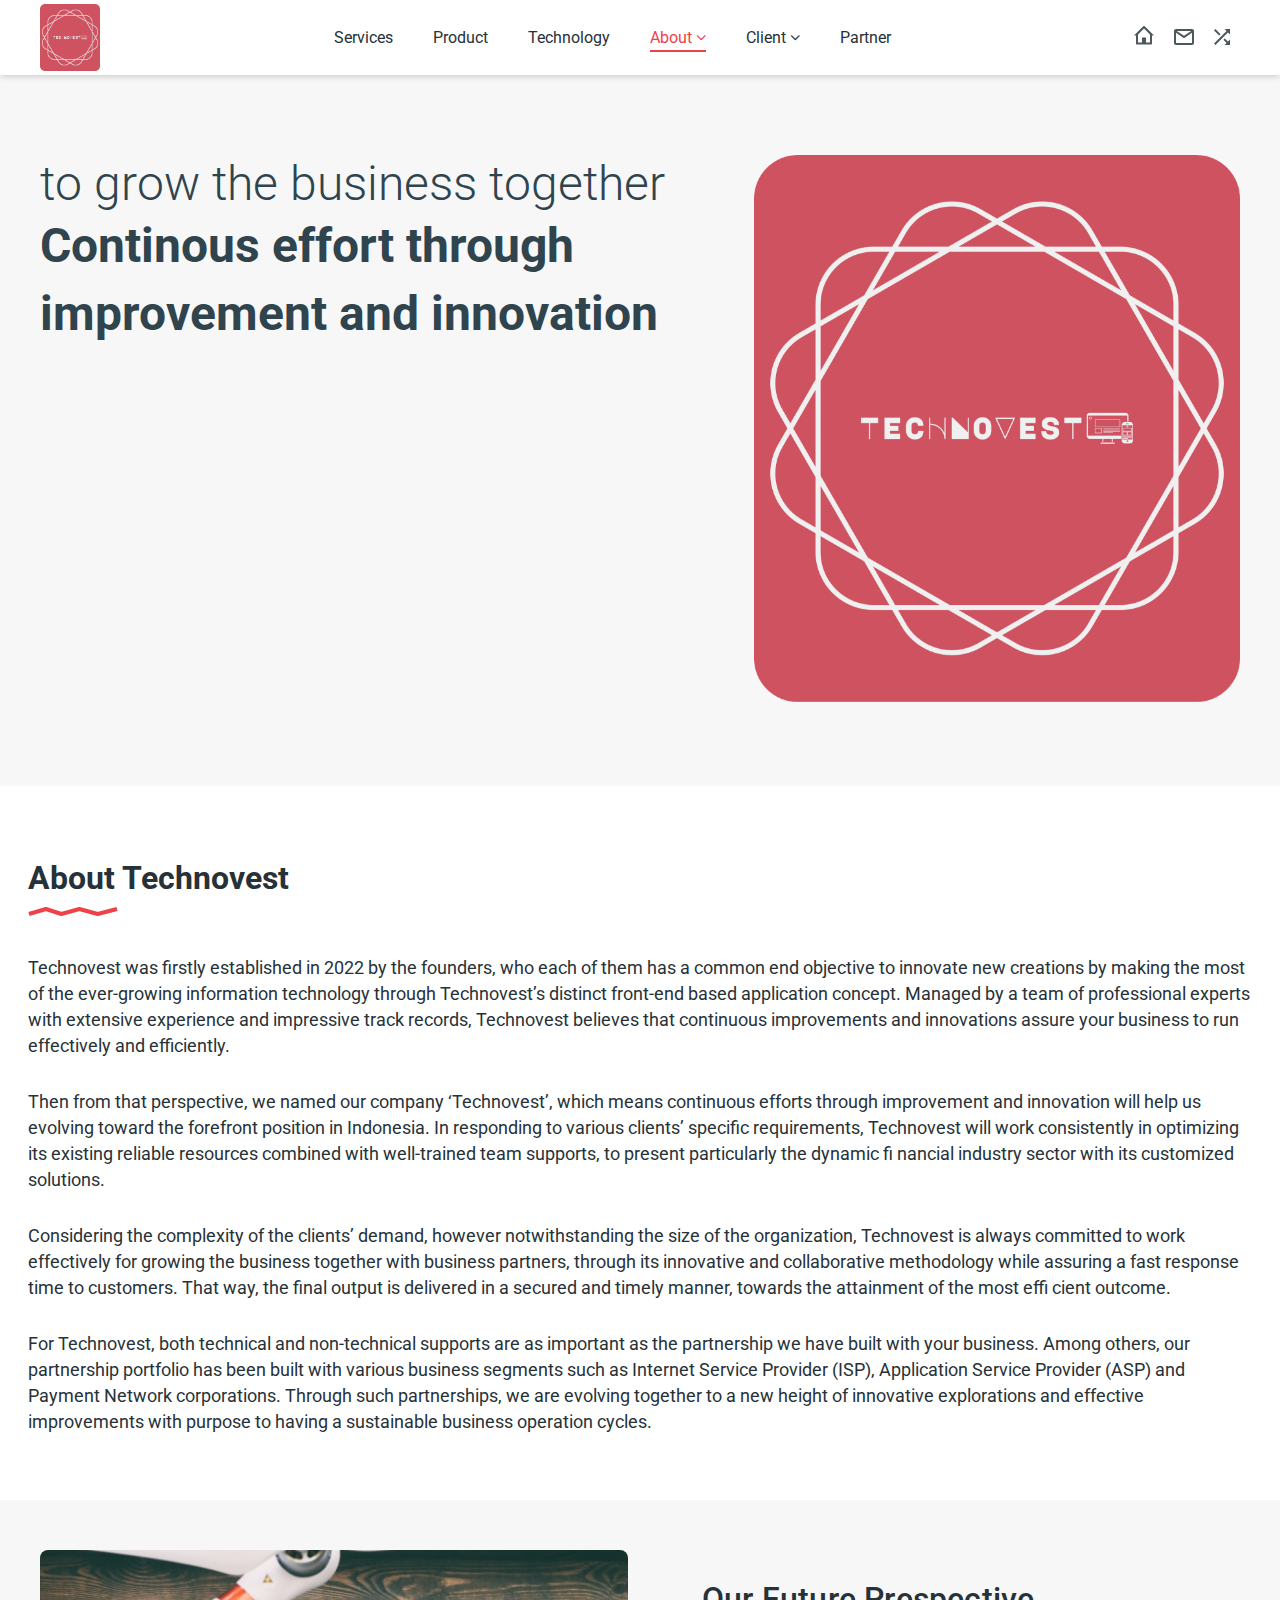
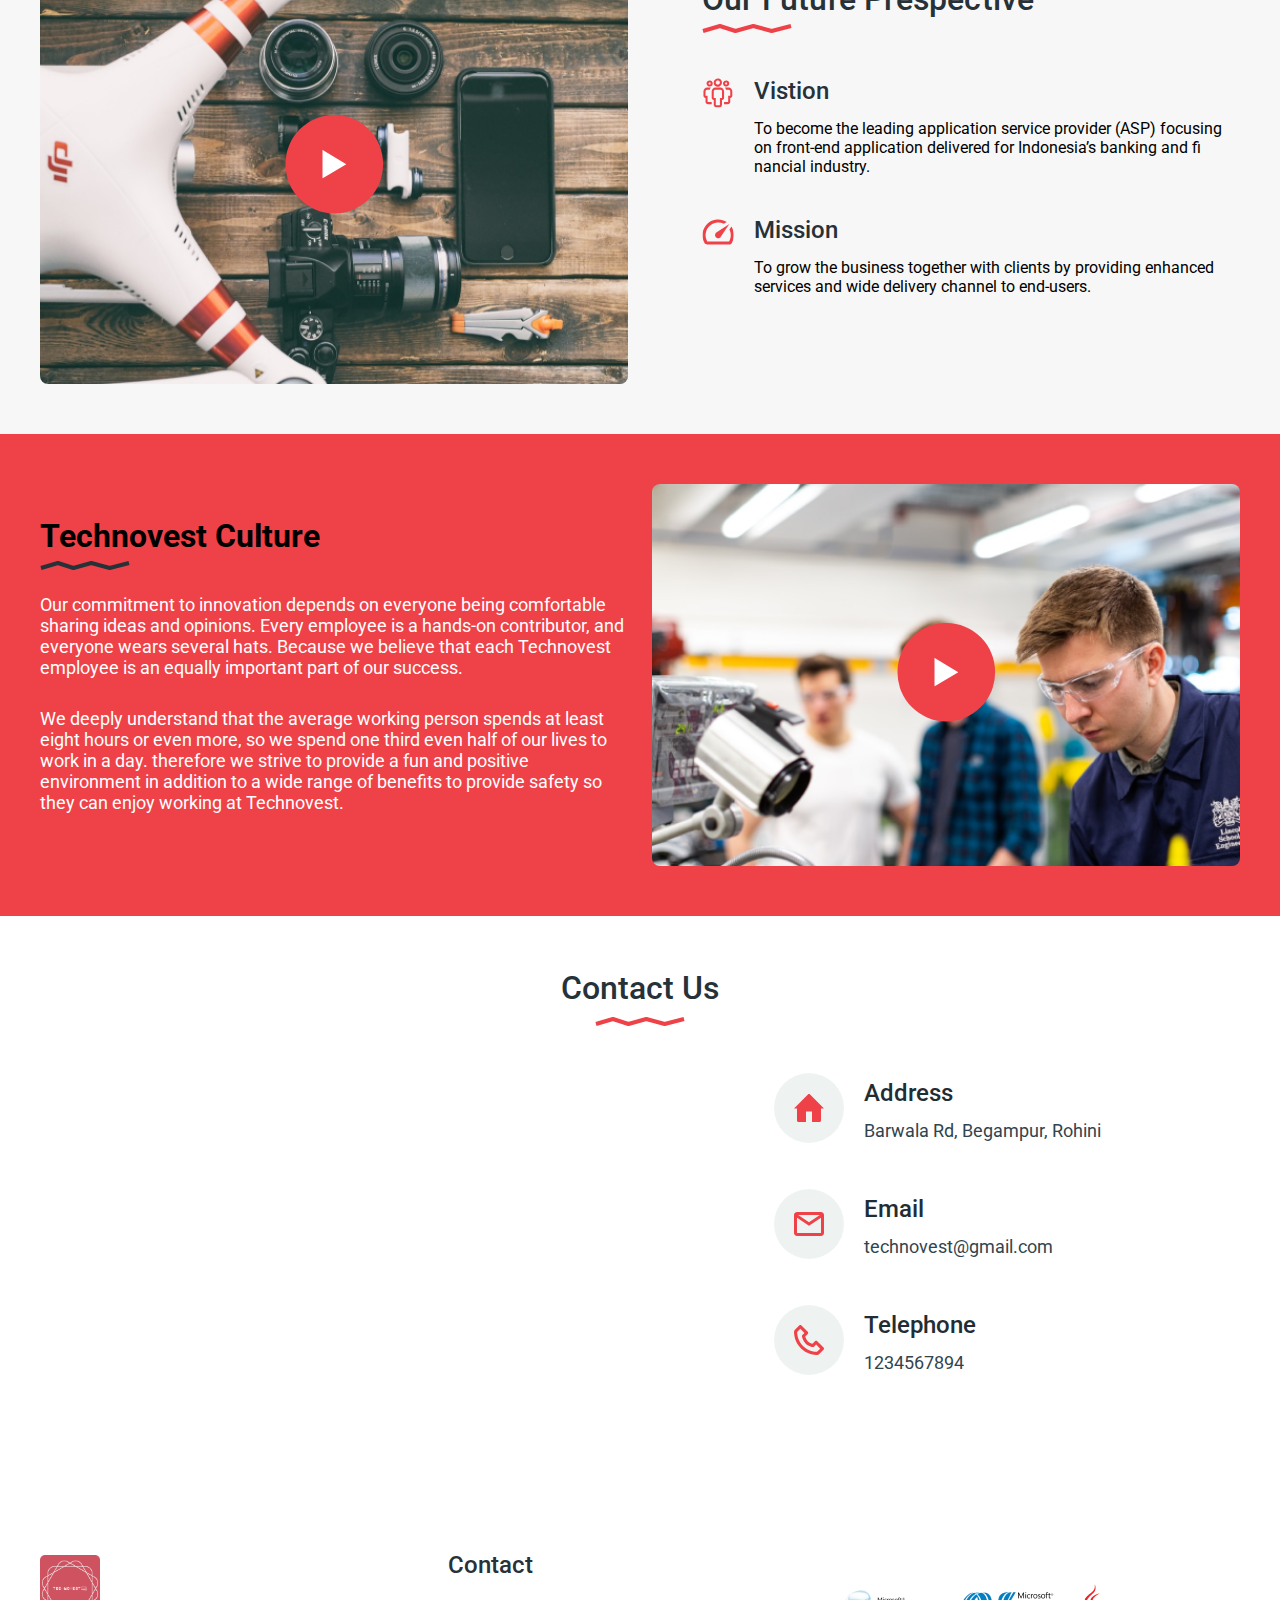
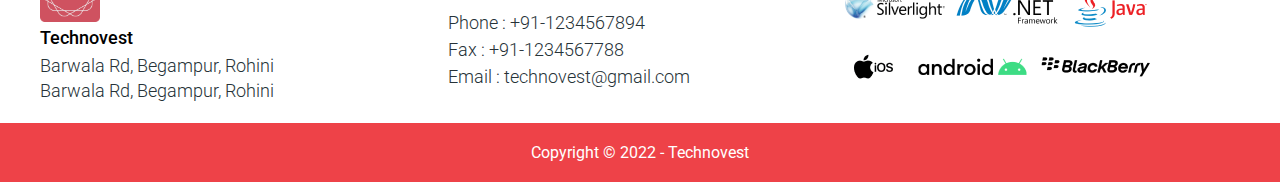
<file: about-us.html>
<!DOCTYPE html>
<html lang="en">

<head>
    <meta charset="UTF-8">
    <meta http-equiv="X-UA-Compatible" content="IE=edge">
    <meta name="viewport" content="width=device-width, initial-scale=1.0">
    <link rel="stylesheet" href="./css/grid.css">
    <link rel="stylesheet" href="./css/style.css">
    <link rel="stylesheet" href="./css/videomodal.css">
    <link rel="stylesheet" href="./css/responsive.css">
    <link rel="stylesheet" href="https://cdnjs.cloudflare.com/ajax/libs/font-awesome/4.7.0/css/font-awesome.min.css">
    <link href="https://netteria.net/myscript/jquery/html5videopopup/css/videopopup.css" rel="stylesheet" type="text/css">
    <script src="https://code.jquery.com/jquery-3.6.0.js" integrity="sha256-H+K7U5CnXl1h5ywQfKtSj8PCmoN9aaq30gDh27Xc0jk=" crossorigin="anonymous"></script>
    <title>Technovest</title>
</head>
<style>
    .our-future {
        padding: 50px 0;
    }
    
    .our-future__video {
        position: relative;
        display: flex;
        align-items: center;
        justify-content: center;
        background-image: url('./image/about-us/bg-video1.png');
        border-radius: 10px;
        height: 25rem;
        background-size: cover;
    }
    
    .our-future__video .background-video {
        width: 100%;
        border-radius: 8px;
    }
    
    .our-future__video .uk-button {
        position: absolute;
    }
    
    .uk-button {
        background: transparent;
    }
    
    .uk-button:focus,
    .uk-button:hover {
        background: transparent;
    }
    
    .about-us___banner {
        padding: 80px 0;
    }
    
    .banner-content h2 {
        font-size: 48px;
        font-weight: 300;
        color: #30444E;
    }
    
    .banner-content h1 {
        font-size: 48px;
        font-weight: 700;
        color: #30444E;
        line-height: 68px;
    }
    
    .banner-image img {
        width: 100%;
    }
    
    .banner-image {
        text-align: center;
    }
    
    .about-us__content {
        background-color: #fff;
    }
    
    .about-us-title {
        padding: 20px 0;
    }
    
    .resize-sc {
        width: 10px;
    }

    .about-us-title h4 {
        font-size: 32px;
        color: #263238;
        line-height: 45px;
        font-weight: 700;
    }
    
    .about-us__content {
        padding: 50px 0;
    }
    
    .about-us__content p {
        padding: 15px 0;
        font-size: 18px;
        color: #263238;
        line-height: 26px;
        font-weight: 400;
    }
    
    .about-us__future {
        padding: 50px 0;
    }
    
    .future-content {
        padding-left: 50px;
        padding-top: 30px;
        display: flex;
        flex-direction: column;
    }
    
    .future-content__title h4 {
        font-weight: 500;
        font-size: 32px;
        color: #263238;
    }
    
    .future-video img {
        border-radius: 8px;
    }
    
    .vision__title {
        display: flex;
        align-items: center;
    }
    
    .vision p {
        padding-left: 52px;
        padding-top: 10px;
    }
    
    .vision__title h1 {
        font-weight: 500;
        font-size: 24px;
        line-height: 24px;
        letter-spacing: 0.1px;
        color: #263238;
        padding-left: 20px;
    }
    
    .video-responsive {
        display: none;
    }
    
    .background-video {
        border-radius: 8px;
        width: 100%;
    }
    
    .vision-headline {
        display: flex;
    }
    
    .mission-headline {
        display: flex;
    }
    
    .about-us__headline h1 {
        font-size: 32px;
        font-weight: 500;
        letter-spacing: 0.2px;
        text-transform: capitalize;
        color: #263238;
    }
    
    .vision {
        padding: 40px 0;
    }
    
    .vision-headline h2 {
        padding-left: 20px;
        font-weight: 500;
        color: #263238;
    }
    
    .vision-headline img {
        height: 32px;
        width: 32px;
    }
    
    .mission p {
        padding-left: 52px;
        padding-top: 10px;
    }
    
    .mission-headline h2 {
        padding-left: 20px;
        font-weight: 500;
        color: #263238;
    }
    
    .mission-headline img {
        height: 32px;
        width: 32px;
    }
    
    .about-us__video {
        display: flex;
        flex-direction: column;
        align-items: center;
        justify-content: center;
        position: relative;
    }
    
    .about-us__video a {
        position: absolute;
    }
    
    .future-video {
        display: flex;
        flex-direction: column;
        align-items: center;
        justify-content: center;
        position: relative;
    }
    
    .future-video a {
        position: absolute;
    }
    
    .about-us__culture {
        background-color: #EE4248;
        padding: 50px 0;
    }
    
    .culture-content p {
        color: #fff;
        padding: 10px 0;
        margin: 10px 0;
        font-size: 18px;
    }
    
    .box-culture {
        display: flex;
        flex-direction: column;
        justify-content: center;
    }
    
    .contact-us {
        padding: 50px 0;
        background-color: #fff;
    }
    
    .contact-us__headline {
        text-align: center;
        padding-bottom: 20px;
    }
    
    .contact-us__headline h4 {
        font-weight: 500;
        font-size: 32px;
        line-height: 45px;
        color: #263238;
    }
    
    .contact-us__infor {
        display: flex;
        padding: 20px 0 20px 20px;
        align-items: center;
    }
    
    .contact-us__icon a {
        background-color: rgba(213, 225, 219, 0.4);
        width: 70px;
        height: 70px;
        display: flex;
        align-items: center;
        justify-content: center;
        border-radius: 50%;
        -moz-border-radius: 50%;
        -webkit-border-radius: 50%;
    }
    
    .contact-us__content {
        padding-left: 20px;
    }
    
    .contact-us__content h1 {
        font-weight: 500;
        font-size: 24px;
        line-height: 46px;
        color: #1F2E35;
    }
    
    .contact-us__content p {
        font-weight: 400;
        font-size: 18px;
        line-height: 30px;
        color: #30444E;
    }
    
    .map {
        position: static;
    }
</style>

<body>
    <header>
        <div class="grid wide">
            <div class="header-wraper">
                <div class="logo">
                    <a href="index.html"><img class="resize" src="./image/logo-mod.png" alt="" srcset=""></a>
                </div>
                <nav id="navigation">
                    <ul>
                        <li><a href="service.html">Services</a></li>
                        <li><a href="product.html">Product</a></li>
                        <li><a href="technology.html">Technology</a></li>
                        <li class="sub-menu nav-active"><a href="#">About <i class="fa fa-angle-down"></i></a>
                            <ul>
                                <li><a href="about-us.html">About 1</a></li>
                                <li><a href="about.html">About 2</a></li>
                            </ul>
                        </li>
                        <li class="sub-menu"><a href="#">Client <i class="fa fa-angle-down"></i></a>
                            <ul>
                                <li><a href="client.html">Client 1</a></li>
                                <li><a href="">Client 2</a></li>
                                <li><a href="">Client 3</a></li>
                            </ul>
                        </li>
                        <li><a href="parter.html">Partner</a></li>
                    </ul>
                </nav>
                <div class="hamburger-icon" onclick="myFunction(this)">
                    <div class="bar1"></div>
                    <div class="bar2"></div>
                    <div class="bar3"></div>
                    <div class="bar4"></div>
                </div>
                <div class="nav-icon">
                    <ul>
                        <li>
                            <a href="index.html">
                                <span class="icon icon-home "></span>
                            </a>
                        </li>
                        <li>
                            <a href="">
                                <span class="icon icon-mail"></span>
                            </a>
                        </li>
                        <li>
                            <a href="">
                                <span class="icon icon-shuffle"></span>
                            </a>
                        </li>
                    </ul>
                </div>
            </div>
        </div>
    </header>
    <main>
        <div class="about-us___banner">
            <div class="grid wide">
                <div class="row">
                    <div class="col l-7 c-12 m-6">
                        <div class="banner-content">
                            <h2>to grow the business together</h2>
                            <h1>Continous effort through improvement and innovation</h1>
                        </div>
                    </div>
                    <div class="col l-5 c-12 m-6">
                        <div class="banner-image">
                            <img class="resize-sc" src="./image/about-us/logo-mod.png" alt="" srcset="">
                        </div>
                    </div>
                </div>
            </div>
        </div>
        <div class="about-us__content">
            <div class="grid wide">
                <div class="row">
                    <div class="about-us-title">
                        <h4>About Technovest</h4>
                        <img src="./image/about-us/line-text.svg">
                    </div>
                    <div class="about-us-content">
                        <p>Technovest was firstly established in 2022 by the founders, who each of them has a common end objective to innovate new creations by making the most of the ever-growing information technology through Technovest’s
                            distinct front-end based application concept. Managed by a team of professional experts with extensive experience and impressive track records, Technovest believes that continuous improvements and innovations assure your business
                            to run effectively and efficiently.
                        </p>
                        <p>Then from that perspective, we named our company ‘Technovest’, which means continuous efforts through improvement and innovation will help us evolving toward the forefront position in Indonesia. In responding to
                            various clients’ specific requirements, Technovest will work consistently in optimizing its existing reliable resources combined with well-trained team supports, to present particularly the dynamic fi nancial industry sector with
                            its customized solutions.
                        </p>
                        <p>Considering the complexity of the clients’ demand, however notwithstanding the size of the organization, Technovest is always committed to work effectively for growing the business together with business partners, through its innovative
                            and collaborative methodology while assuring a fast response time to customers. That way, the final output is delivered in a secured and timely manner, towards the attainment of the most effi cient outcome.
                        </p>
                        <p>For Technovest, both technical and non-technical supports are as important as the partnership we have built with your business. Among others, our partnership portfolio has been built with various business segments such as Internet Service
                            Provider (ISP), Application Service Provider (ASP) and Payment Network corporations. Through such partnerships, we are evolving together to a new height of innovative explorations and effective improvements with purpose to
                            having a sustainable business operation cycles.</p>
                    </div>
                </div>
            </div>
        </div>
        <div class="about-us__future">
            <div class="grid wide">
                <div class="row">
                    <div class="col l-6 c-12">
                        <div class="about-us__video">
                            <img src="./image/about-us/bg-video1.png" class="background-video">
                            <a href="https://www.youtube.com/watch?v=AUPLWa6gbIQ" data-youtube-id="AUPLWa6gbIQ" class="video-banner js-trigger-video-modal">
                                <img class="video-banner-img" src="./image/about-us/btn-play.svg" alt="">
                            </a>
                        </div>
                    </div>
                    <div class="col l-6 c-12">
                        <div class="future-content">
                            <div class="about-us__headline">
                                <h1>Our Future Prespective</h1>
                                <img src="./image/about-us/line-text.svg" alt="" srcset="">
                            </div>
                            <div class="video-responsive">
                                <img src="./image/about-us/bg-video1.png" class="background-video">
                                <a href="https://www.youtube.com/watch?v=AUPLWa6gbIQ" data-youtube-id="AUPLWa6gbIQ" class="video-banner js-trigger-video-modal">
                                    <img class="video-banner-img" src="./image/about-us/btn-play.svg" alt="">
                                </a>
                            </div>
                            <div class="vision">
                                <div class="vision-headline">
                                    <img src="./image/about-us/vision.svg" alt="" srcset="">
                                    <h2>Vistion</h2>
                                </div>
                                <p>To become the leading application service provider (ASP) focusing on front-end application delivered for Indonesia’s banking and fi nancial industry.</p>
                            </div>
                            <div class="mission">
                                <div class="mission-headline">
                                    <img src="./image/about-us/mission.svg" alt="" srcset="">
                                    <h2>Mission</h2>
                                </div>
                                <p>To grow the business together with clients by providing enhanced services and wide delivery channel to end-users.
                                </p>
                            </div>
                        </div>
                    </div>
                </div>
            </div>
        </div>
        <div class="about-us__culture">
            <div class="grid wide">
                <div class="row">
                    <div class="box-culture col l-6 c-12">
                        <div class="culture-headline">
                            <h1>Technovest Culture</h1>
                            <img src="./image/about-us/line-text-black.svg" alt="" srcset="">
                        </div>
                        <div class="culture-content">
                            <p>
                                Our commitment to innovation depends on everyone being comfortable sharing ideas and opinions. Every employee is a hands-on contributor, and everyone wears several hats. Because we believe that each Technovest employee is an equally important part of our success.
                            </p>
                            <p>We deeply understand that the average working person spends at least eight hours or even more, so we spend one third even half of our lives to work in a day. therefore we strive to provide a fun and positive environment in
                                addition to a wide range of benefits to provide safety so they can enjoy working at Technovest.
                            </p>
                        </div>
                    </div>
                    <div class="col l-6 c-12">
                        <div class="future-video">
                            <img src="./image/about-us/bg-video2.png" class="background-video">
                            <a href="https://www.youtube.com/watch?v=AUPLWa6gbIQ" data-youtube-id="AUPLWa6gbIQ" class="video-banner js-trigger-video-modal">
                                <img class="video-banner-img" src="./image/about-us/btn-play.svg" alt="">
                            </a>
                        </div>
                    </div>
                </div>
            </div>
        </div>
        <!-- video modal -->
        <section class="video-modal">
            <!-- Modal Content Wrapper -->
            <div id="video-modal-content" class="video-modal-content">
                <!-- iframe -->
                <iframe id="youtube" width="100%" height="100%" frameborder="0" allow="autoplay" allowfullscreen src=></iframe>

                <a href="#" class="close-video-modal">
                    <!-- X close video icon -->
                    <img src="./image/about-us/close.svg" alt="" srcset="">
                </a>
            </div>
            <!-- end modal content wrapper -->
            <!-- clickable overlay element -->
            <div class="overlay"></div>
        </section>
        <div class="contact-us">
            <div class="grid wide">
                <div class="contact-us__headline">
                    <h4>Contact Us</h4>
                    <img src="./image/about-us/line-text.svg">
                </div>
                <div class="row">
                    <div class="col l-7 c-12">
                        <iframe src="https://www.google.com/maps/embed?pb=!1m14!1m8!1m3!1d466.03104377556326!2d106.68649693499522!3d20.86203782492702!3m2!1i1024!2i768!4f13.1!3m3!1m2!1s0x314a7af227410253%3A0xbcdfe9ecad64f013!2zMjIgTMO9IFThu7EgVHLhu41uZywgTWluaCBLaGFpLCBI4buTbmcgQsOgbmcsIEjhuqNpIFBow7JuZywgVmnhu4d0IE5hbQ!5e0!3m2!1svi!2sus!4v1647942174850!5m2!1svi!2sus"
                            width="611" height="427" style="border:0;" allowfullscreen="" loading="lazy" class="map
                            "></iframe>
                    </div>
                    <div class="col l-5 c-12">
                        <div class="contact-us__infor">
                            <div class="contact-us__icon">
                                <a href=""><img src="./image/about-us/home-contact.svg" alt=""></a>
                            </div>
                            <div class="contact-us__content">
                                <h1>Address</h1>
                                <p>Barwala Rd, Begampur, Rohini</p>
                            </div>
                        </div>
                        <div class="contact-us__infor">
                            <div class="contact-us__icon">
                                <a href=""><img src="./image/about-us/mail-contact.svg" alt=""></a>
                            </div>
                            <div class="contact-us__content">
                                <h1>Email</h1>
                                <p>technovest@gmail.com</p>
                            </div>
                        </div>
                        <div class="contact-us__infor">
                            <div class="contact-us__icon">
                                <a href=""><img src="./image/about-us/phone-contact.svg" alt=""></a>
                            </div>
                            <div class="contact-us__content">
                                <h1>Telephone</h1>
                                <p>1234567894</p>
                            </div>
                        </div>
                    </div>
                </div>
            </div>
        </div>
    </main>
    <footer>
        <div class="footer ">
            <div class="grid wide ">
                <div class="footer-padding row ">
                    <div class="col l-4 c-12 m-6 ">
                        <div class="footer-address ">
                            <img class="resize" src="./image/logo-mod.png " alt=" " srcset=" ">
                            <h4>Technovest</h4>
                            <p>Barwala Rd, Begampur, Rohini</br>Barwala Rd, Begampur, Rohini</p>
                        </div>
                    </div>
                    <div class="col l-4 c-12 m-6 ">
                        <div class="footer-contact ">
                            <h3>Contact</h3>
                            <p>Phone : +91-1234567894</p>
                            <p>Fax : +91-1234567788</p>
                            <p>Email : technovest@gmail.com</p>
                        </div>
                    </div>
                    <div class="col l-3 c-10 m-12 ">
                        <div class="row footer-coop">
                            <img src="./image/footer-logo-1.png ">
                            <img src="./image/footer-logo-2.png ">
                            <img src="./image/footer-logo-3.png ">
                            <img src="./image/footer-logo-4.png ">
                            <img src="./image/footer-logo-6.png ">
                            <img src="./image/footer-logo-5.png ">
                        </div>
                    </div>
                </div>
            </div>
            <div class="footer-copyright ">
                <p>Copyright © 2022 - Technovest</p>
            </div>
        </div>
    </footer>
</body>
<script src="./js/main.js "></script>


</html>
</file>
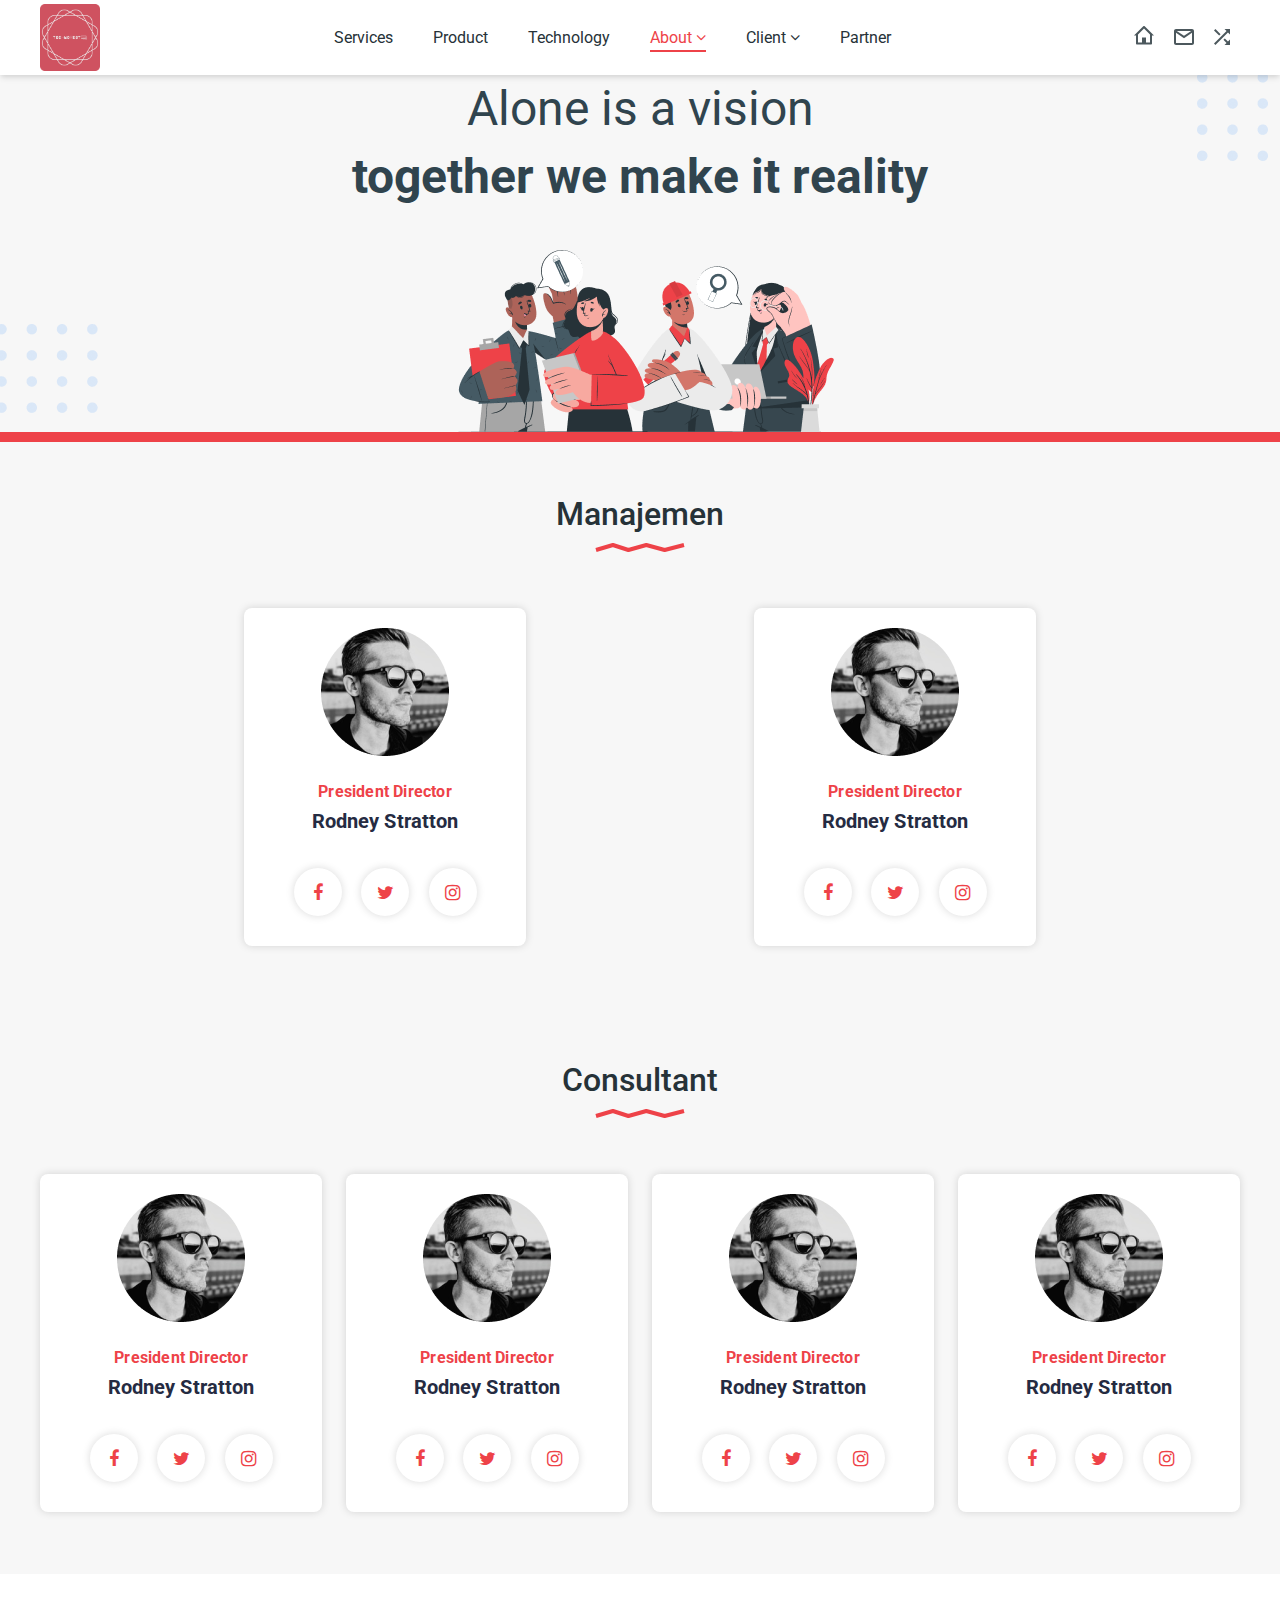
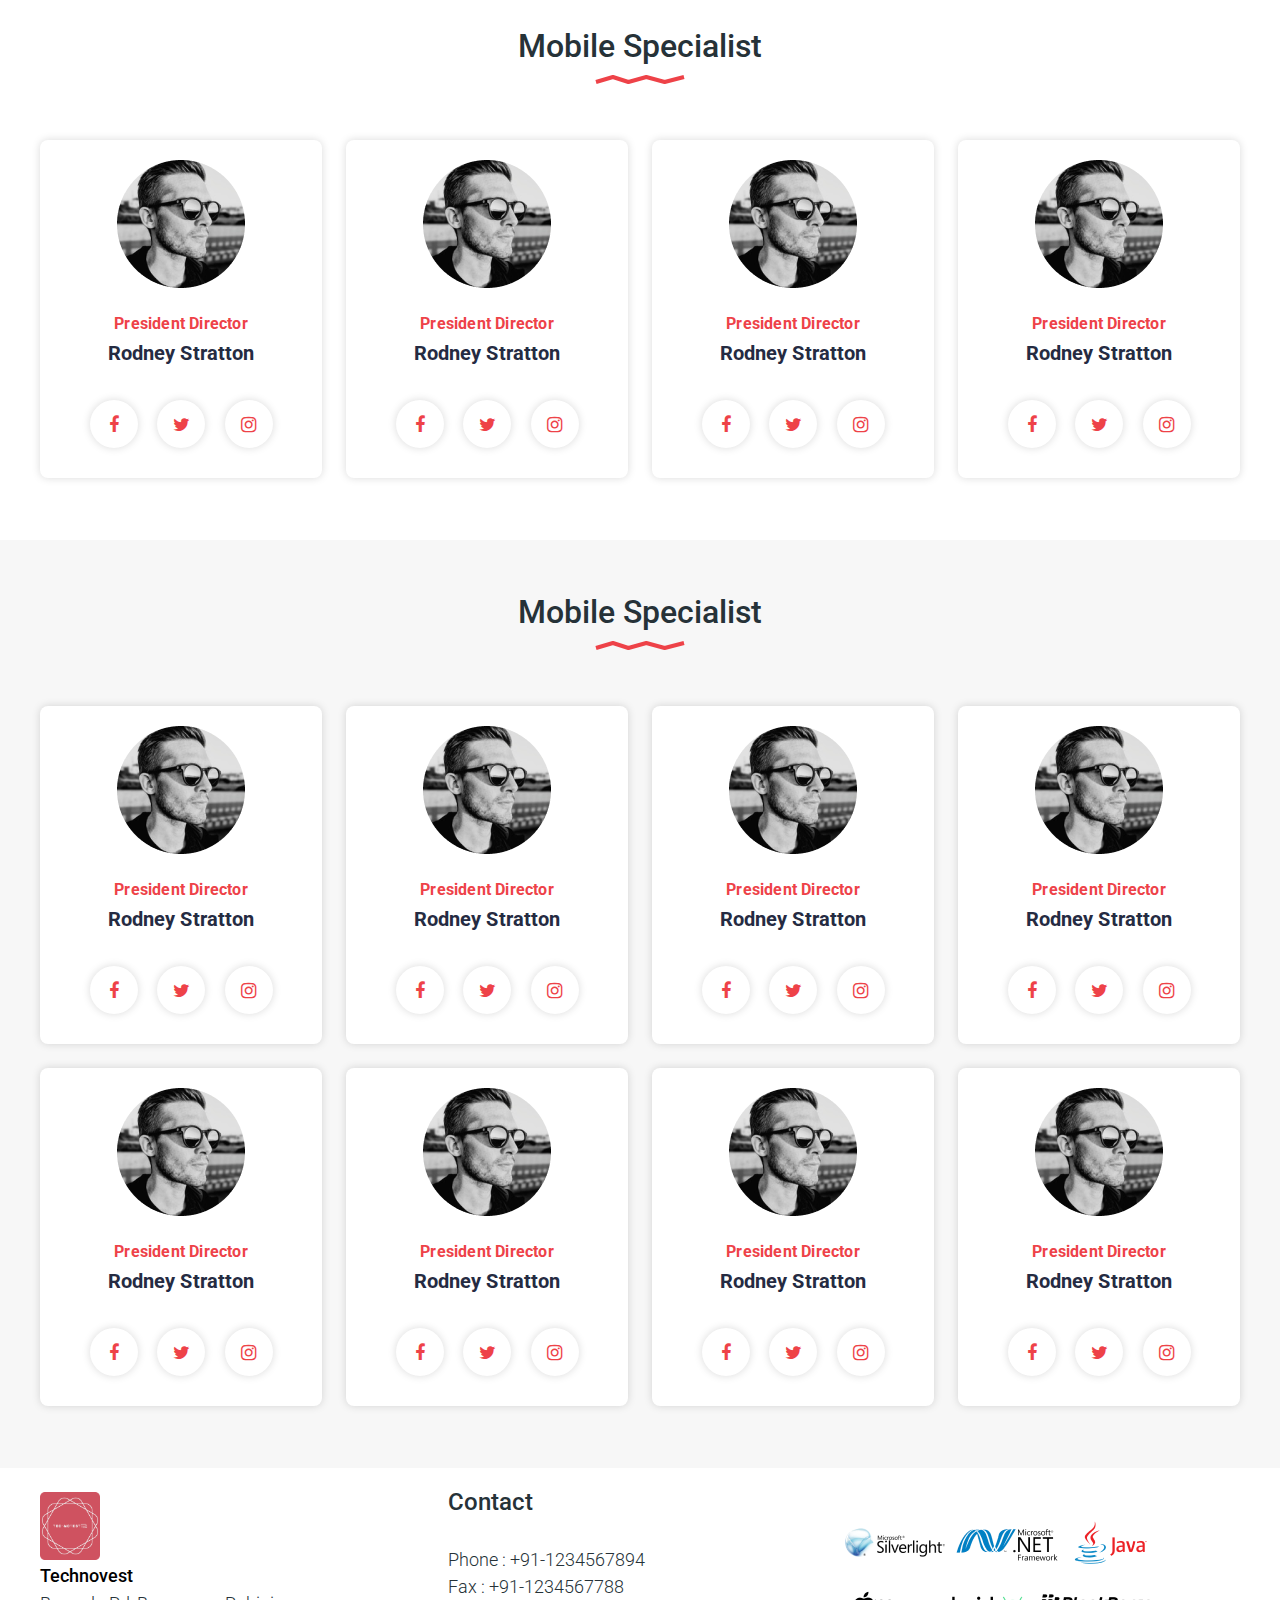
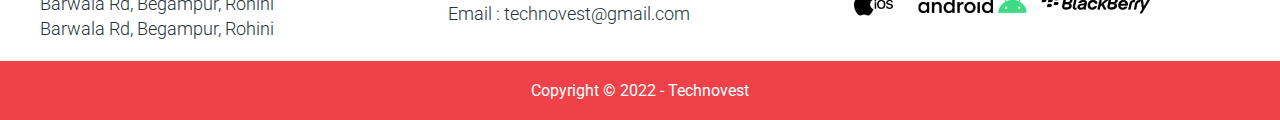
<file: about.html>
<!DOCTYPE html>
<html lang="en">

<head>
    <meta charset="UTF-8">
    <meta http-equiv="X-UA-Compatible" content="IE=edge">
    <meta name="viewport" content="width=device-width, initial-scale=1.0">
    <link rel="stylesheet" href="./css/grid.css">
    <link rel="stylesheet" href="./css/style.css">
    <link rel="stylesheet" href="./css/responsive.css">
    <link rel="stylesheet" href="https://cdnjs.cloudflare.com/ajax/libs/font-awesome/4.7.0/css/font-awesome.min.css">
    <script src="https://code.jquery.com/jquery-3.6.0.js" integrity="sha256-H+K7U5CnXl1h5ywQfKtSj8PCmoN9aaq30gDh27Xc0jk=" crossorigin="anonymous"></script>
    <title>Technovest</title>
</head>
<style>
    .about-banner {
        background-color: #f7f7f7;
        border-bottom: 10px solid #EE4248;
        position: relative;
    }
    
    .about-banner::after {
        content: url('./image/about/bg1.png');
        position: absolute;
        bottom: 0;
    }
    
    .about-banner::before {
        content: url('./image/about/bg2.png');
        position: absolute;
        top: 0;
        right: 0;
    }
    
    .about-banner__main {
        text-align: center;
    }
    
    .about-banner__headline h1 {
        font-weight: 400;
        font-size: 48px;
        line-height: 68px;
        color: #30444E;
    }
    
    .about-banner__headline h2 {
        font-weight: 700;
        font-size: 48px;
        line-height: 68px;
        color: #30444E;
    }
    
    .about-banner__image img {
        vertical-align: bottom;
    }
    
    .manager {
        padding: 50px 0;
    }
    
    .about-headline {
        padding-bottom: 40px;
        text-align: center;
    }
    
    .about-headline h1 {
        font-weight: 500;
        font-size: 32px;
        line-height: 45px;
        color: #263238;
    }
    
    .about-card {
        background: #FFFFFF;
        box-shadow: 0px 0px 8px rgba(0, 0, 0, 0.15);
        border-radius: 8px;
        margin: 12px 0;
    }
    
    .about-card__body h1 {
        font-weight: 700;
        font-size: 16px;
        line-height: 24px;
        text-align: center;
        letter-spacing: 0.2px;
        color: #EE4248;
    }
    
    .about-card__body h2 {
        font-weight: 700;
        font-size: 20px;
        line-height: 24px;
        text-align: center;
        letter-spacing: 0.1px;
        padding: 5px;
        color: #252B42;
    }
    
    .about-card__contact {
        padding: 30px;
        display: flex;
        justify-content: space-evenly;
    }
    
    .about-card__image {
        text-align: center;
        padding: 20px 0;
    }
    
    .circle {
        padding: 24px;
        max-width: 20px;
        max-height: 20px;
        display: flex;
        align-items: center;
        justify-content: center;
        border-radius: 50px;
        -moz-border-radius: 50px;
        background: #FFFFFF;
        box-shadow: 0px 0px 8px rgba(0, 0, 0, 0.15);
        cursor: pointer;
    }
    
    .circle a {
        color: #EE4248;
        font-size: 18px;
    }
    
    .manager-card__space {
        display: flex;
        justify-content: space-evenly;
    }
    
    .mobile-specialist {
        padding: 50px 0;
        background-color: #FFFFFF;
    }
    
    .consultant {
        padding: 50px 0;
        background-color: #f7f7f7;
    }
    
    .java-specialist {
        padding: 50px 0;
        background-color: #f7f7f7;
    }
</style>

<body>
    <header>
        <div class="grid wide">
            <div class="header-wraper">
                <div class="logo">
                    <a href="index.html"><img class="resize" src="./image/logo-mod.png" alt="" srcset=""></a>
                </div>
                <nav id="navigation">
                    <ul>
                        <li><a href="service.html">Services</a></li>
                        <li><a href="product.html">Product</a></li>
                        <li><a href="technology.html">Technology</a></li>
                        <li class="sub-menu nav-active"><a href="#">About <i class="fa fa-angle-down"></i></a>
                            <ul>
                                <li><a href="about-us.html">About 1</a></li>
                                <li><a href="about.html">About 2</a></li>
                            </ul>
                        </li>
                        <li class="sub-menu"><a href="#">Client <i class="fa fa-angle-down"></i></a>
                            <ul>
                                <li><a href="client.html">Client 1</a></li>
                                <li><a href="">Client 2</a></li>
                                <li><a href="">Client 3</a></li>
                            </ul>
                        </li>
                        <li><a href="parter.html">Partner</a></li>
                    </ul>
                </nav>
                <div class="hamburger-icon" onclick="myFunction(this)">
                    <div class="bar1"></div>
                    <div class="bar2"></div>
                    <div class="bar3"></div>
                    <div class="bar4"></div>
                </div>
                <div class="nav-icon">
                    <ul>
                        <li>
                            <a href="index.html">
                                <span class="icon icon-home"></span>
                            </a>
                        </li>
                        <li>
                            <a href=" ">
                                <span class="icon icon-mail "></span>
                            </a>
                        </li>
                        <li>
                            <a href=" ">
                                <span class="icon icon-shuffle "></span>
                            </a>
                        </li>
                    </ul>
                </div>
            </div>
        </div>
    </header>
    <main>
        <div class="about">
            <div class="about-banner">
                <div class="grid wide">
                    <div class="about-banner__main">
                        <div class="about-banner__headline">
                            <h1>Alone is a vision</h1>
                            <h2>together we make it reality</h2>
                        </div>
                        <div class="about-banner__image">
                            <img src="./image/about/bg3.png" alt="">
                        </div>
                    </div>
                </div>
            </div>
            <div class="manager">
                <div class="about-headline">
                    <h1>Manajemen</h1>
                    <img src="./image/about/line-text.svg" alt="" srcset="">
                </div>
                <div class="grid wide">
                    <div class="manager-card__space row">
                        <div class="col l-3 m-6 c-12">
                            <div class="about-card">
                                <div class="about-card__image">
                                    <img src="./image/about/avatar.png" alt="">
                                </div>
                                <div class="about-card__body">
                                    <h1>President Director</h1>
                                    <h2>Rodney Stratton</h2>
                                </div>
                                <div class="about-card__contact">
                                    <div class="circle">
                                        <a href="#" title="Like us!">
                                            <i class="fa fa-facebook"></i>
                                        </a>
                                    </div>
                                    <div class="circle">
                                        <a href="#" title="Tweet us!">
                                            <i class="fa fa-twitter"></i>
                                        </a>
                                    </div>
                                    <div class="circle">
                                        <a href="#" title="Code with us!">
                                            <i class="fa fa-instagram"></i>
                                        </a>
                                    </div>
                                </div>
                            </div>
                        </div>
                        <div class="col l-3 m-6 c-12">
                            <div class="about-card">
                                <div class="about-card__image">
                                    <img src="./image/about/avatar.png" alt="">
                                </div>
                                <div class="about-card__body">
                                    <h1>President Director</h1>
                                    <h2>Rodney Stratton</h2>
                                </div>
                                <div class="about-card__contact">
                                    <div class="circle">
                                        <a href="#" title="Like us!">
                                            <i class="fa fa-facebook"></i>
                                        </a>
                                    </div>
                                    <div class="circle">
                                        <a href="#" title="Tweet us!">
                                            <i class="fa fa-twitter"></i>
                                        </a>
                                    </div>
                                    <div class="circle">
                                        <a href="#" title="Code with us!">
                                            <i class="fa fa-instagram"></i>
                                        </a>
                                    </div>
                                </div>
                            </div>
                        </div>
                    </div>
                </div>
            </div>
            <div class="consultant">
                <div class="about-headline">
                    <h1>Consultant</h1>
                    <img src="./image/about/line-text.svg" alt="" srcset="">
                </div>
                <div class="grid wide">
                    <div class="row">
                        <div class="col l-3 m-6 c-12">
                            <div class="about-card">
                                <div class="about-card__image">
                                    <img src="./image/about/avatar.png" alt="">
                                </div>
                                <div class="about-card__body">
                                    <h1>President Director</h1>
                                    <h2>Rodney Stratton</h2>
                                </div>
                                <div class="about-card__contact">
                                    <div class="circle">
                                        <a href="#" title="Like us!">
                                            <i class="fa fa-facebook"></i>
                                        </a>
                                    </div>
                                    <div class="circle">
                                        <a href="#" title="Tweet us!">
                                            <i class="fa fa-twitter"></i>
                                        </a>
                                    </div>
                                    <div class="circle">
                                        <a href="#" title="Code with us!">
                                            <i class="fa fa-instagram"></i>
                                        </a>
                                    </div>
                                </div>
                            </div>
                        </div>
                        <div class="col l-3 m-6 c-12">
                            <div class="about-card">
                                <div class="about-card__image">
                                    <img src="./image/about/avatar.png" alt="">
                                </div>
                                <div class="about-card__body">
                                    <h1>President Director</h1>
                                    <h2>Rodney Stratton</h2>
                                </div>
                                <div class="about-card__contact">
                                    <div class="circle">
                                        <a href="#" title="Like us!">
                                            <i class="fa fa-facebook"></i>
                                        </a>
                                    </div>
                                    <div class="circle">
                                        <a href="#" title="Tweet us!">
                                            <i class="fa fa-twitter"></i>
                                        </a>
                                    </div>
                                    <div class="circle">
                                        <a href="#" title="Code with us!">
                                            <i class="fa fa-instagram"></i>
                                        </a>
                                    </div>
                                </div>
                            </div>
                        </div>
                        <div class="col l-3 m-6 c-12">
                            <div class="about-card">
                                <div class="about-card__image">
                                    <img src="./image/about/avatar.png" alt="">
                                </div>
                                <div class="about-card__body">
                                    <h1>President Director</h1>
                                    <h2>Rodney Stratton</h2>
                                </div>
                                <div class="about-card__contact">
                                    <div class="circle">
                                        <a href="#" title="Like us!">
                                            <i class="fa fa-facebook"></i>
                                        </a>
                                    </div>
                                    <div class="circle">
                                        <a href="#" title="Tweet us!">
                                            <i class="fa fa-twitter"></i>
                                        </a>
                                    </div>
                                    <div class="circle">
                                        <a href="#" title="Code with us!">
                                            <i class="fa fa-instagram"></i>
                                        </a>
                                    </div>
                                </div>
                            </div>
                        </div>
                        <div class="col l-3 m-6 c-12">
                            <div class="about-card">
                                <div class="about-card__image">
                                    <img src="./image/about/avatar.png" alt="">
                                </div>
                                <div class="about-card__body">
                                    <h1>President Director</h1>
                                    <h2>Rodney Stratton</h2>
                                </div>
                                <div class="about-card__contact">
                                    <div class="circle">
                                        <a href="#" title="Like us!">
                                            <i class="fa fa-facebook"></i>
                                        </a>
                                    </div>
                                    <div class="circle">
                                        <a href="#" title="Tweet us!">
                                            <i class="fa fa-twitter"></i>
                                        </a>
                                    </div>
                                    <div class="circle">
                                        <a href="#" title="Code with us!">
                                            <i class="fa fa-instagram"></i>
                                        </a>
                                    </div>
                                </div>
                            </div>
                        </div>
                    </div>
                </div>
            </div>
            <div class="mobile-specialist">
                <div class="about-headline">
                    <h1>Mobile Specialist</h1>
                    <img src="./image/about/line-text.svg" alt="" srcset="">
                </div>
                <div class="grid wide">
                    <div class="row">
                        <div class="col l-3 m-6 c-12">
                            <div class="about-card">
                                <div class="about-card__image">
                                    <img src="./image/about/avatar.png" alt="">
                                </div>
                                <div class="about-card__body">
                                    <h1>President Director</h1>
                                    <h2>Rodney Stratton</h2>
                                </div>
                                <div class="about-card__contact">
                                    <div class="circle">
                                        <a href="#" title="Like us!">
                                            <i class="fa fa-facebook"></i>
                                        </a>
                                    </div>
                                    <div class="circle">
                                        <a href="#" title="Tweet us!">
                                            <i class="fa fa-twitter"></i>
                                        </a>
                                    </div>
                                    <div class="circle">
                                        <a href="#" title="Code with us!">
                                            <i class="fa fa-instagram"></i>
                                        </a>
                                    </div>
                                </div>
                            </div>
                        </div>
                        <div class="col l-3 m-6 c-12">
                            <div class="about-card">
                                <div class="about-card__image">
                                    <img src="./image/about/avatar.png" alt="">
                                </div>
                                <div class="about-card__body">
                                    <h1>President Director</h1>
                                    <h2>Rodney Stratton</h2>
                                </div>
                                <div class="about-card__contact">
                                    <div class="circle">
                                        <a href="#" title="Like us!">
                                            <i class="fa fa-facebook"></i>
                                        </a>
                                    </div>
                                    <div class="circle">
                                        <a href="#" title="Tweet us!">
                                            <i class="fa fa-twitter"></i>
                                        </a>
                                    </div>
                                    <div class="circle">
                                        <a href="#" title="Code with us!">
                                            <i class="fa fa-instagram"></i>
                                        </a>
                                    </div>
                                </div>
                            </div>
                        </div>
                        <div class="col l-3 m-6 c-12">
                            <div class="about-card">
                                <div class="about-card__image">
                                    <img src="./image/about/avatar.png" alt="">
                                </div>
                                <div class="about-card__body">
                                    <h1>President Director</h1>
                                    <h2>Rodney Stratton</h2>
                                </div>
                                <div class="about-card__contact">
                                    <div class="circle">
                                        <a href="#" title="Like us!">
                                            <i class="fa fa-facebook"></i>
                                        </a>
                                    </div>
                                    <div class="circle">
                                        <a href="#" title="Tweet us!">
                                            <i class="fa fa-twitter"></i>
                                        </a>
                                    </div>
                                    <div class="circle">
                                        <a href="#" title="Code with us!">
                                            <i class="fa fa-instagram"></i>
                                        </a>
                                    </div>
                                </div>
                            </div>
                        </div>
                        <div class="col l-3 m-6 c-12">
                            <div class="about-card">
                                <div class="about-card__image">
                                    <img src="./image/about/avatar.png" alt="">
                                </div>
                                <div class="about-card__body">
                                    <h1>President Director</h1>
                                    <h2>Rodney Stratton</h2>
                                </div>
                                <div class="about-card__contact">
                                    <div class="circle">
                                        <a href="#" title="Like us!">
                                            <i class="fa fa-facebook"></i>
                                        </a>
                                    </div>
                                    <div class="circle">
                                        <a href="#" title="Tweet us!">
                                            <i class="fa fa-twitter"></i>
                                        </a>
                                    </div>
                                    <div class="circle">
                                        <a href="#" title="Code with us!">
                                            <i class="fa fa-instagram"></i>
                                        </a>
                                    </div>
                                </div>
                            </div>
                        </div>
                    </div>
                </div>
            </div>
            <div class="java-specialist">
                <div class="about-headline">
                    <h1>Mobile Specialist</h1>
                    <img src="./image/about/line-text.svg" alt="" srcset="">
                </div>
                <div class="grid wide">
                    <div class="row">
                        <div class="col l-3 m-6 c-12">
                            <div class="about-card">
                                <div class="about-card__image">
                                    <img src="./image/about/avatar.png" alt="">
                                </div>
                                <div class="about-card__body">
                                    <h1>President Director</h1>
                                    <h2>Rodney Stratton</h2>
                                </div>
                                <div class="about-card__contact">
                                    <div class="circle">
                                        <a href="#" title="Like us!">
                                            <i class="fa fa-facebook"></i>
                                        </a>
                                    </div>
                                    <div class="circle">
                                        <a href="#" title="Tweet us!">
                                            <i class="fa fa-twitter"></i>
                                        </a>
                                    </div>
                                    <div class="circle">
                                        <a href="#" title="Code with us!">
                                            <i class="fa fa-instagram"></i>
                                        </a>
                                    </div>
                                </div>
                            </div>
                        </div>
                        <div class="col l-3 m-6 c-12">
                            <div class="about-card">
                                <div class="about-card__image">
                                    <img src="./image/about/avatar.png" alt="">
                                </div>
                                <div class="about-card__body">
                                    <h1>President Director</h1>
                                    <h2>Rodney Stratton</h2>
                                </div>
                                <div class="about-card__contact">
                                    <div class="circle">
                                        <a href="#" title="Like us!">
                                            <i class="fa fa-facebook"></i>
                                        </a>
                                    </div>
                                    <div class="circle">
                                        <a href="#" title="Tweet us!">
                                            <i class="fa fa-twitter"></i>
                                        </a>
                                    </div>
                                    <div class="circle">
                                        <a href="#" title="Code with us!">
                                            <i class="fa fa-instagram"></i>
                                        </a>
                                    </div>
                                </div>
                            </div>
                        </div>
                        <div class="col l-3 m-6 c-12">
                            <div class="about-card">
                                <div class="about-card__image">
                                    <img src="./image/about/avatar.png" alt="">
                                </div>
                                <div class="about-card__body">
                                    <h1>President Director</h1>
                                    <h2>Rodney Stratton</h2>
                                </div>
                                <div class="about-card__contact">
                                    <div class="circle">
                                        <a href="#" title="Like us!">
                                            <i class="fa fa-facebook"></i>
                                        </a>
                                    </div>
                                    <div class="circle">
                                        <a href="#" title="Tweet us!">
                                            <i class="fa fa-twitter"></i>
                                        </a>
                                    </div>
                                    <div class="circle">
                                        <a href="#" title="Code with us!">
                                            <i class="fa fa-instagram"></i>
                                        </a>
                                    </div>
                                </div>
                            </div>
                        </div>
                        <div class="col l-3 m-6 c-12">
                            <div class="about-card">
                                <div class="about-card__image">
                                    <img src="./image/about/avatar.png" alt="">
                                </div>
                                <div class="about-card__body">
                                    <h1>President Director</h1>
                                    <h2>Rodney Stratton</h2>
                                </div>
                                <div class="about-card__contact">
                                    <div class="circle">
                                        <a href="#" title="Like us!">
                                            <i class="fa fa-facebook"></i>
                                        </a>
                                    </div>
                                    <div class="circle">
                                        <a href="#" title="Tweet us!">
                                            <i class="fa fa-twitter"></i>
                                        </a>
                                    </div>
                                    <div class="circle">
                                        <a href="#" title="Code with us!">
                                            <i class="fa fa-instagram"></i>
                                        </a>
                                    </div>
                                </div>
                            </div>
                        </div>
                        <div class="col l-3 m-6 c-12">
                            <div class="about-card">
                                <div class="about-card__image">
                                    <img src="./image/about/avatar.png" alt="">
                                </div>
                                <div class="about-card__body">
                                    <h1>President Director</h1>
                                    <h2>Rodney Stratton</h2>
                                </div>
                                <div class="about-card__contact">
                                    <div class="circle">
                                        <a href="#" title="Like us!">
                                            <i class="fa fa-facebook"></i>
                                        </a>
                                    </div>
                                    <div class="circle">
                                        <a href="#" title="Tweet us!">
                                            <i class="fa fa-twitter"></i>
                                        </a>
                                    </div>
                                    <div class="circle">
                                        <a href="#" title="Code with us!">
                                            <i class="fa fa-instagram"></i>
                                        </a>
                                    </div>
                                </div>
                            </div>
                        </div>
                        <div class="col l-3 m-6 c-12">
                            <div class="about-card">
                                <div class="about-card__image">
                                    <img src="./image/about/avatar.png" alt="">
                                </div>
                                <div class="about-card__body">
                                    <h1>President Director</h1>
                                    <h2>Rodney Stratton</h2>
                                </div>
                                <div class="about-card__contact">
                                    <div class="circle">
                                        <a href="#" title="Like us!">
                                            <i class="fa fa-facebook"></i>
                                        </a>
                                    </div>
                                    <div class="circle">
                                        <a href="#" title="Tweet us!">
                                            <i class="fa fa-twitter"></i>
                                        </a>
                                    </div>
                                    <div class="circle">
                                        <a href="#" title="Code with us!">
                                            <i class="fa fa-instagram"></i>
                                        </a>
                                    </div>
                                </div>
                            </div>
                        </div>
                        <div class="col l-3 m-6 c-12">
                            <div class="about-card">
                                <div class="about-card__image">
                                    <img src="./image/about/avatar.png" alt="">
                                </div>
                                <div class="about-card__body">
                                    <h1>President Director</h1>
                                    <h2>Rodney Stratton</h2>
                                </div>
                                <div class="about-card__contact">
                                    <div class="circle">
                                        <a href="#" title="Like us!">
                                            <i class="fa fa-facebook"></i>
                                        </a>
                                    </div>
                                    <div class="circle">
                                        <a href="#" title="Tweet us!">
                                            <i class="fa fa-twitter"></i>
                                        </a>
                                    </div>
                                    <div class="circle">
                                        <a href="#" title="Code with us!">
                                            <i class="fa fa-instagram"></i>
                                        </a>
                                    </div>
                                </div>
                            </div>
                        </div>
                        <div class="col l-3 m-6 c-12">
                            <div class="about-card">
                                <div class="about-card__image">
                                    <img src="./image/about/avatar.png" alt="">
                                </div>
                                <div class="about-card__body">
                                    <h1>President Director</h1>
                                    <h2>Rodney Stratton</h2>
                                </div>
                                <div class="about-card__contact">
                                    <div class="circle">
                                        <a href="#" title="Like us!">
                                            <i class="fa fa-facebook"></i>
                                        </a>
                                    </div>
                                    <div class="circle">
                                        <a href="#" title="Tweet us!">
                                            <i class="fa fa-twitter"></i>
                                        </a>
                                    </div>
                                    <div class="circle">
                                        <a href="#" title="Code with us!">
                                            <i class="fa fa-instagram"></i>
                                        </a>
                                    </div>
                                </div>
                            </div>
                        </div>
                    </div>
                </div>
            </div>
        </div>
    </main>
    <footer>
        <div class="footer ">
            <div class="grid wide ">
                <div class="footer-padding row ">
                    <div class="col l-4 c-12 m-6 ">
                        <div class="footer-address ">
                            <img class="resize" src="./image/logo-mod.png " alt=" " srcset=" ">
                            <h4>Technovest</h4>
                            <p>Barwala Rd, Begampur, Rohini</br>Barwala Rd, Begampur, Rohini</p>
                        </div>
                    </div>
                    <div class="col l-4 c-12 m-6 ">
                        <div class="footer-contact ">
                            <h3>Contact</h3>
                            <p>Phone : +91-1234567894</p>
                            <p>Fax : +91-1234567788</p>
                            <p>Email : technovest@gmail.com</p>
                        </div>
                    </div>
                    <div class="col l-3 c-10 m-12 ">
                        <div class="row footer-coop">
                            <img src="./image/footer-logo-1.png ">
                            <img src="./image/footer-logo-2.png ">
                            <img src="./image/footer-logo-3.png ">
                            <img src="./image/footer-logo-4.png ">
                            <img src="./image/footer-logo-6.png ">
                            <img src="./image/footer-logo-5.png ">
                        </div>
                    </div>
                </div>
            </div>
            <div class="footer-copyright ">
                <p>Copyright © 2022 - Technovest</p>
            </div>
        </div>
    </footer>
</body>
<script src="./js/main.js "></script>

</html>
</file>
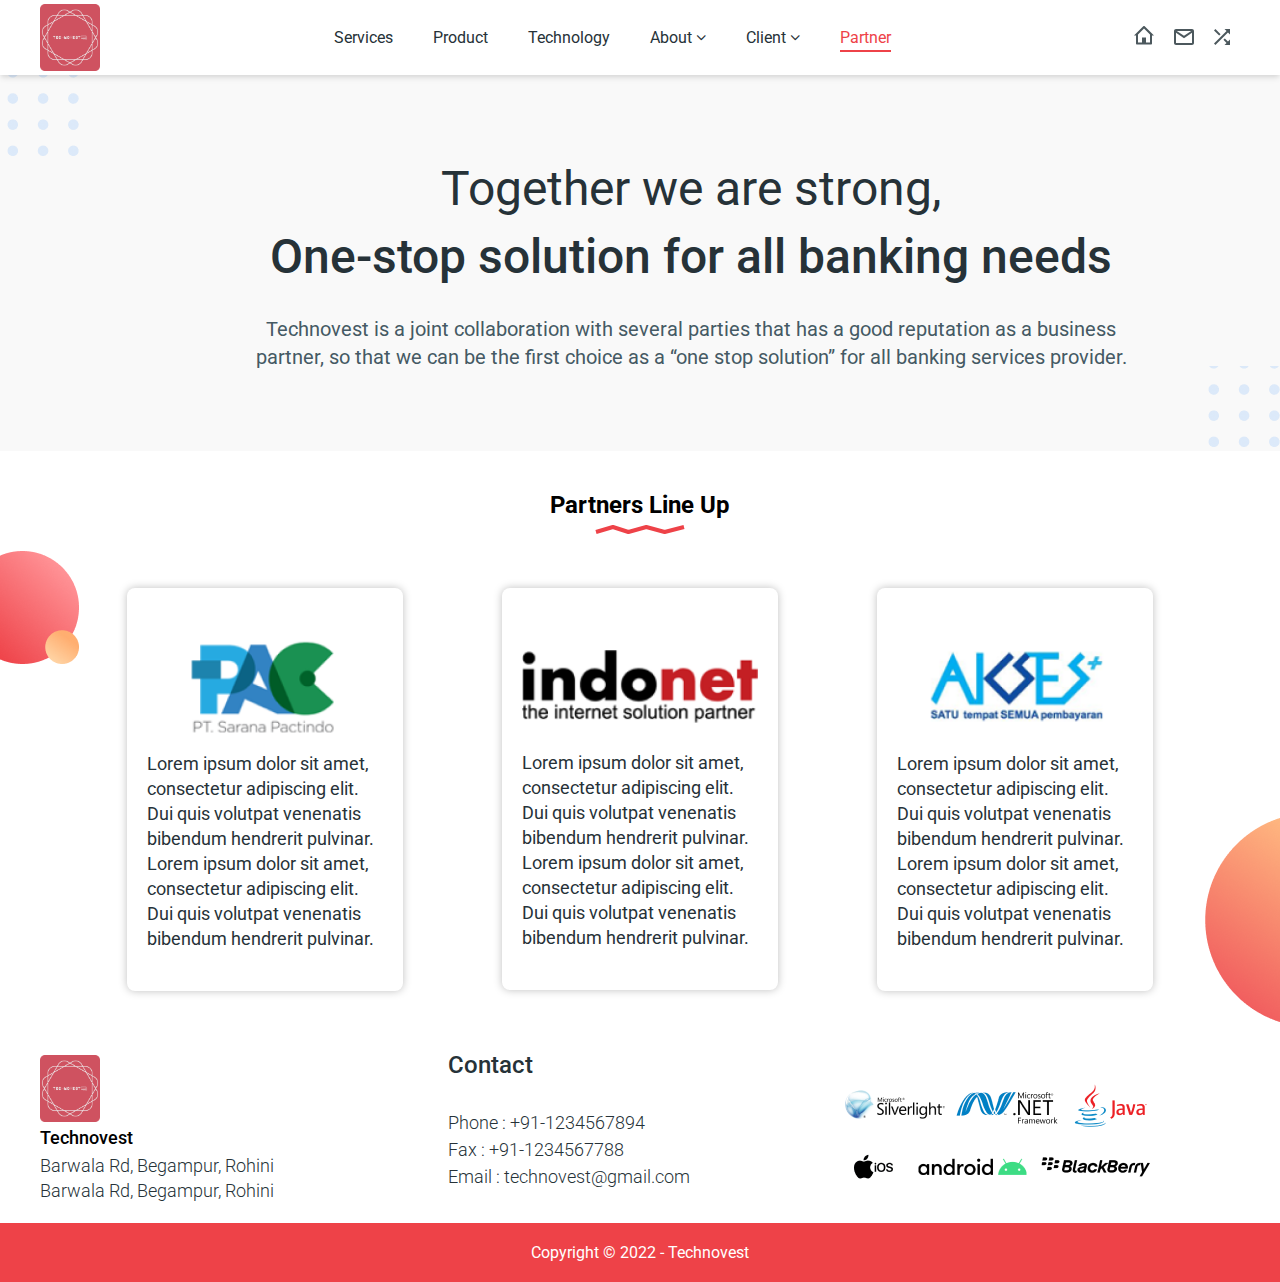
<file: parter.html>
<!DOCTYPE html>
<html lang="en">

<head>
    <meta charset="UTF-8">
    <meta http-equiv="X-UA-Compatible" content="IE=edge">
    <meta name="viewport" content="width=device-width, initial-scale=1.0">
    <link rel="stylesheet" href="./css/grid.css">
    <link rel="stylesheet" href="./css/style.css">
    <link rel="stylesheet" href="./css/responsive.css">
    <link rel="stylesheet" href="https://cdnjs.cloudflare.com/ajax/libs/font-awesome/4.7.0/css/font-awesome.min.css">
    <script src="https://code.jquery.com/jquery-3.6.0.js" integrity="sha256-H+K7U5CnXl1h5ywQfKtSj8PCmoN9aaq30gDh27Xc0jk=" crossorigin="anonymous"></script>
    <title>Technovest</title>
</head>
<style>
    .partner {
        position: relative;
        background-color: #f9f9f9;
    }
    
    .partner::before {
        content: url('./image/parter/bg-top.png');
        position: absolute;
        top: 0;
        left: 0;
    }
    
    .partner::after {
        content: url('./image/parter/bg-bottom.png');
        position: absolute;
        right: 0;
        bottom: 0;
    }
    
    .partner-header {
        text-align: center;
        margin: 80px 0;
    }
    
    .partner-header h1 {
        font-weight: 400;
        font-size: 48px;
        color: #263238;
        line-height: 68px;
    }
    
    .partner-header h1 span {
        font-weight: 500;
    }
    
    .partner-content {
        padding: 40px 0;
        position: relative;
        background-color: #fff;
    }
    
    .partner-content::after {
        content: url('./image/parter/bg-left.png');
        position: absolute;
        top: 100px;
        z-index: 1;
    }
    
    .partner-content::before {
        content: url('./image/parter/bg-right.png');
        position: absolute;
        bottom: 0;
        right: 0;
        z-index: 1;
    }
    
    .partner-header p {
        font-weight: 400;
        font-size: 20px;
        line-height: 28px;
        text-align: center;
        color: #455A64;
        padding-top: 24px;
    }
    
    .partner-headline {
        text-align: center;
        padding-bottom: 50px;
    }
    
    .partner-headline::after {
        content: url('./image/parter/line-text.svg');
    }
    
    .partner-main {
        display: flex;
        justify-content: space-evenly;
        flex-wrap: wrap;
        z-index: 5;
    }
    
    .partner-card {
        display: flex;
        align-items: center;
        flex-direction: column;
        padding: 20px 0;
        background-color: #fff;
        box-shadow: 0px 0px 8px rgba(0, 0, 0, 0.25);
        border-radius: 8px;
    }
    
    .partner-card__image img {
        width: 100%;
        height: auto;
    }
    
    .partner-card__image {
        text-align: center;
    }
    
    .partner-card__body {
        margin: 20px 20px;
    }
    
    .partner-card__content p {
        font-weight: 400;
        font-size: 18px;
        line-height: 25px;
        color: #263238;
    }
</style>


<body>
    <header>
        <div class="grid wide">
            <div class="header-wraper">
                <div class="logo">
                    <a href="index.html"><img class="resize" src="./image/logo-mod.png" alt="" srcset=""></a>
                </div>
                <!-- <div class="logo">
                    <a href="index.html"><img src="./image/logo.png" alt="" srcset=""></a>
                </div> -->
                <nav id="navigation">
                    <ul>
                        <li><a href="service.html">Services</a></li>
                        <li><a href="product.html">Product</a></li>
                        <li><a href="technology.html">Technology</a></li>
                        <li class="sub-menu "><a href="#">About <i class="fa fa-angle-down"></i></a>
                            <ul>
                                <li><a href="about-us.html">About 1</a></li>
                                <li><a href="about.html">About 2</a></li>
                            </ul>
                        </li>
                        <li class="sub-menu"><a href="#">Client <i class="fa fa-angle-down"></i></a>
                            <ul>
                                <li><a href="client.html">Client 1</a></li>
                                <li><a href="">Client 2</a></li>
                                <li><a href="">Client 3</a></li>
                            </ul>
                        </li>
                        <li class="nav-active"><a href="parter.html">Partner</a></li>
                    </ul>
                </nav>
                <div class="hamburger-icon" onclick="myFunction(this)">
                    <div class="bar1"></div>
                    <div class="bar2"></div>
                    <div class="bar3"></div>
                    <div class="bar4"></div>
                </div>
                <div class="nav-icon">
                    <ul>
                        <li>
                            <a href="index.html">
                                <span class="icon icon-home "></span>
                            </a>
                        </li>
                        <li>
                            <a href="">
                                <span class="icon icon-mail"></span>
                            </a>
                        </li>
                        <li>
                            <a href="">
                                <span class="icon icon-shuffle"></span>
                            </a>
                        </li>
                    </ul>
                </div>
            </div>
        </div>
    </header>
    <main>
        <div class="partner">
            <div class="grid wide">
                <div class="row">
                    <div class="col l-9 l-o-2 c-12 m-12">
                        <div class="partner-header">
                            <h1>Together we are strong, </br><span>One-stop solution for all banking needs</span></h1>
                            <p>Technovest is a joint collaboration with several parties that has a good reputation as a business partner, so that we can be the first choice as a “one stop solution” for all banking services provider.</p>
                        </div>
                    </div>
                </div>
            </div>
        </div>
        <div class="partner-content">
            <div class="grid wide">
                <div class="col l-12 c-12 m-12">
                    <div class="row">
                        <div class="col l-12 c-12 m-12">
                            <div class="partner-headline">
                                <h2>Partners Line Up</h2>
                            </div>
                        </div>
                        <div class="partner-main">
                            <div class="col l-3 m-12">
                                <div class="partner-card">
                                    <div class="partner-card__body">
                                        <div class="partner-card__image">
                                            <img src="./image/parter/logo1.png">
                                        </div>
                                        <div class="partner-card__content">
                                            <p>Lorem ipsum dolor sit amet, consectetur adipiscing elit. Dui quis volutpat venenatis bibendum hendrerit pulvinar. Lorem ipsum dolor sit amet, consectetur adipiscing elit. Dui quis volutpat venenatis bibendum
                                                hendrerit pulvinar.
                                            </p>
                                        </div>
                                    </div>
                                </div>
                            </div>
                            <div class="col l-3 m-12">
                                <div class="partner-card">
                                    <div class="partner-card__body">
                                        <div class="partner-card__image">
                                            <img src="./image/parter/logo2.png">
                                        </div>
                                        <div class="partner-card__content">
                                            <p>Lorem ipsum dolor sit amet, consectetur adipiscing elit. Dui quis volutpat venenatis bibendum hendrerit pulvinar. Lorem ipsum dolor sit amet, consectetur adipiscing elit. Dui quis volutpat venenatis bibendum
                                                hendrerit pulvinar.
                                            </p>
                                        </div>
                                    </div>
                                </div>
                            </div>
                            <div class="col l-3 m-12">
                                <div class="partner-card">
                                    <div class="partner-card__body">
                                        <div class="partner-card__image">
                                            <img src="./image/parter/logo3.png">
                                        </div>
                                        <div class="partner-card__content">
                                            <p>Lorem ipsum dolor sit amet, consectetur adipiscing elit. Dui quis volutpat venenatis bibendum hendrerit pulvinar. Lorem ipsum dolor sit amet, consectetur adipiscing elit. Dui quis volutpat venenatis bibendum
                                                hendrerit pulvinar.
                                            </p>
                                        </div>
                                    </div>
                                </div>
                            </div>
                        </div>
                    </div>
                </div>
            </div>
        </div>
    </main>
    <footer>
        <div class="footer ">
            <div class="grid wide ">
                <div class="footer-padding row ">
                    <div class="col l-4 c-12 m-6 ">
                        <div class="footer-address ">
                            <img class="resize" src="./image/logo-mod.png " alt=" " srcset=" ">
                            <h4>Technovest</h4>
                            <p>Barwala Rd, Begampur, Rohini</br>Barwala Rd, Begampur, Rohini</p>
                        </div>
                    </div>
                    <div class="col l-4 c-12 m-6 ">
                        <div class="footer-contact ">
                            <h3>Contact</h3>
                            <p>Phone : +91-1234567894</p>
                            <p>Fax : +91-1234567788</p>
                            <p>Email : technovest@gmail.com</p>
                        </div>
                    </div>
                    <div class="col l-3 c-10 m-12 ">
                        <div class="row footer-coop ">
                            <img src="./image/footer-logo-1.png ">
                            <img src="./image/footer-logo-2.png ">
                            <img src="./image/footer-logo-3.png ">
                            <img src="./image/footer-logo-4.png ">
                            <img src="./image/footer-logo-6.png ">
                            <img src="./image/footer-logo-5.png ">
                        </div>
                    </div>
                </div>
            </div>
            <div class="footer-copyright ">
                <p>Copyright © 2022 - Technovest</p>
            </div>
        </div>
    </footer>
</body>
<script src="./js/main.js "></script>

</html>
</file>
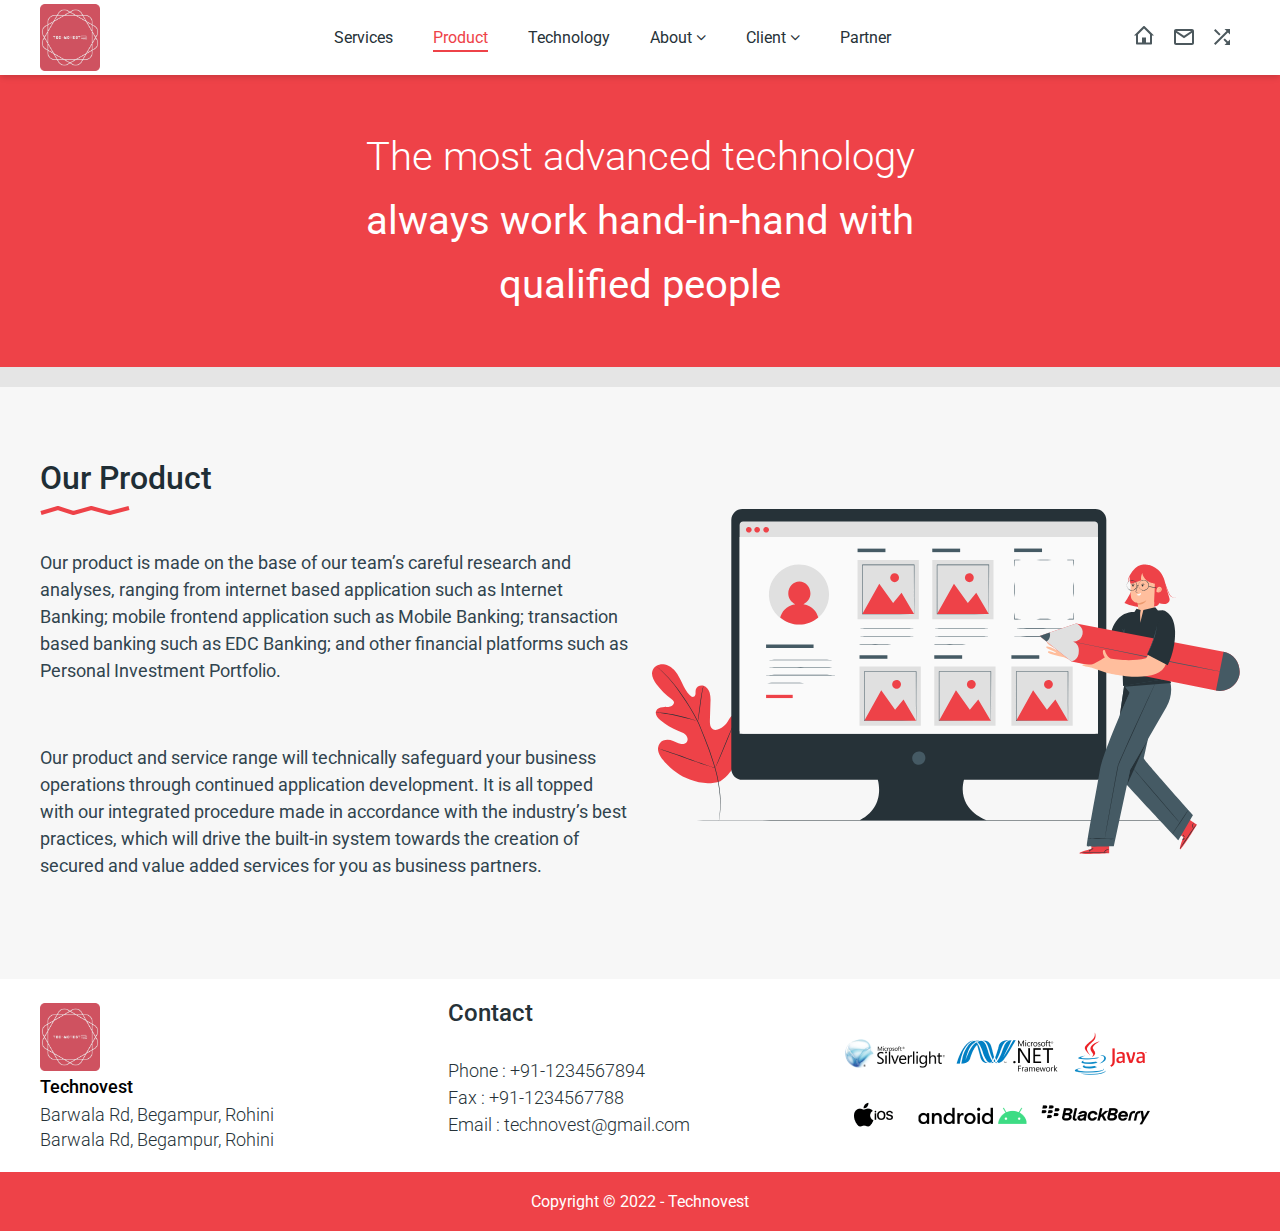
<file: product.html>
<!DOCTYPE html>
<html lang="en">

<head>
    <meta charset="UTF-8">
    <meta http-equiv="X-UA-Compatible" content="IE=edge">
    <meta name="viewport" content="width=device-width, initial-scale=1.0">
    <link rel="stylesheet" href="./css/grid.css">
    <link rel="stylesheet" href="./css/style.css">
    <link rel="stylesheet" href="./css/responsive.css">
    <link rel="stylesheet" href="https://cdnjs.cloudflare.com/ajax/libs/font-awesome/4.7.0/css/font-awesome.min.css">
    <script src="https://code.jquery.com/jquery-3.6.0.js" integrity="sha256-H+K7U5CnXl1h5ywQfKtSj8PCmoN9aaq30gDh27Xc0jk=" crossorigin="anonymous"></script>
    <title>Technovest</title>
</head>
<style>
    .product-headline {
        background-color: #E5E5E5;
        padding-bottom: 20px;
        color: #fff;
    }
    
    .product-headline h1 {
        text-align: center;
        font-size: 40px;
        font-weight: 300;
        background-color: #EE4248;
        padding: 50px 0;
        line-height: 64px;
    }
    
    .product-headline span {
        font-weight: 400;
    }
    
    .product-padding {
        padding: 70px 0;
    }
    
    .product-title h4 {
        font-weight: 500;
        font-size: 32px;
        line-height: 43px;
        color: #1F2E35;
    }
    
    .our-product p {
        font-size: 18px;
        line-height: 27px;
        color: #30444E;
        padding: 30px 0;
    }
    
    .product-img {
        width: 100%;
        height: auto;
    }
    
    .product-padding {
        display: flex;
        align-items: center;
    }
</style>

<body>
    <header>
        <div class="grid wide">
            <div class="header-wraper">
                <div class="logo">
                    <a href="index.html"><img class="resize" src="./image/logo-mod.png" alt="" srcset=""></a>
                </div>
                <nav id="navigation">
                    <ul>
                        <li><a href="service.html">Services</a></li>
                        <li class="nav-active"><a href="product.html">Product</a></li>
                        <li><a href="technology.html">Technology</a></li>
                        <li class="sub-menu "><a href="#">About <i class="fa fa-angle-down"></i></a>
                            <ul>
                                <li><a href="about-us.html">About 1</a></li>
                                <li><a href="about.html">About 2</a></li>
                            </ul>
                        </li>
                        <li class="sub-menu"><a href="#">Client <i class="fa fa-angle-down"></i></a>
                            <ul>
                                <li><a href="client.html">Client 1</a></li>
                                <li><a href="">Client 2</a></li>
                                <li><a href="">Client 3</a></li>
                            </ul>
                        </li>
                        <li><a href="parter.html">Partner</a></li>
                    </ul>
                </nav>
                <div class="hamburger-icon" onclick="myFunction(this)">
                    <div class="bar1"></div>
                    <div class="bar2"></div>
                    <div class="bar3"></div>
                    <div class="bar4"></div>
                </div>
                <div class="nav-icon">
                    <ul>
                        <li>
                            <a href="index.html">
                                <span class="icon icon-home "></span>
                            </a>
                        </li>
                        <li>
                            <a href="">
                                <span class="icon icon-mail"></span>
                            </a>
                        </li>
                        <li>
                            <a href="">
                                <span class="icon icon-shuffle"></span>
                            </a>
                        </li>
                    </ul>
                </div>
            </div>
        </div>
    </header>
    <main>
        <div class="our-product">
            <div class="product-headline">
                <h1>The most advanced technology </br><span>always work hand-in-hand with </br>qualified people</span></h1>
            </div>
            <div class="grid wide">
                <div class="product-padding row">
                    <div class="col l-6 c-12 m-12">
                        <div class="product-title">
                            <h4>Our Product</h4>
                            <img src="./image/product/line-text.svg">
                        </div>
                        <p>Our product is made on the base of our team’s careful research and analyses, ranging from internet based application such as Internet Banking; mobile frontend application such as Mobile Banking; transaction based banking such as
                            EDC Banking; and other financial platforms such as Personal Investment Portfolio.
                        </p>

                        <p>Our product and service range will technically safeguard your business operations through continued application development. It is all topped with our integrated procedure made in accordance with the industry’s best practices,
                            which will drive the built-in system towards the creation of secured and value added services for you as business partners.
                        </p>
                    </div>
                    <div class="col l-6 c-12 m-12 ">
                        <img src="./image/product/content.svg " alt=" " class="product-img">
                    </div>
                </div>
            </div>
        </div>
    </main>
    <footer>
        <div class="footer ">
            <div class="grid wide ">
                <div class="footer-padding row ">
                    <div class="col l-4 c-12 m-6 ">
                        <div class="footer-address ">
                            <img class="resize" src="./image/logo-mod.png " alt=" " srcset=" ">
                            <h4>Technovest</h4>
                            <p>Barwala Rd, Begampur, Rohini</br>Barwala Rd, Begampur, Rohini</p>
                        </div>
                    </div>
                    <div class="col l-4 c-12 m-6 ">
                        <div class="footer-contact ">
                            <h3>Contact</h3>
                            <p>Phone : +91-1234567894</p>
                            <p>Fax : +91-1234567788</p>
                            <p>Email : technovest@gmail.com</p>
                        </div>
                    </div>
                    <div class="col l-3 c-10 m-12 ">
                        <div class="row footer-coop ">
                            <img src="./image/footer-logo-1.png ">
                            <img src="./image/footer-logo-2.png ">
                            <img src="./image/footer-logo-3.png ">
                            <img src="./image/footer-logo-4.png ">
                            <img src="./image/footer-logo-6.png ">
                            <img src="./image/footer-logo-5.png ">
                        </div>
                    </div>
                </div>
            </div>
            <div class="footer-copyright ">
                <p>Copyright © 2022 - Technovest</p>
            </div>
        </div>
    </footer>
</body>
<script src="./js/main.js "></script>

</html>
</file>
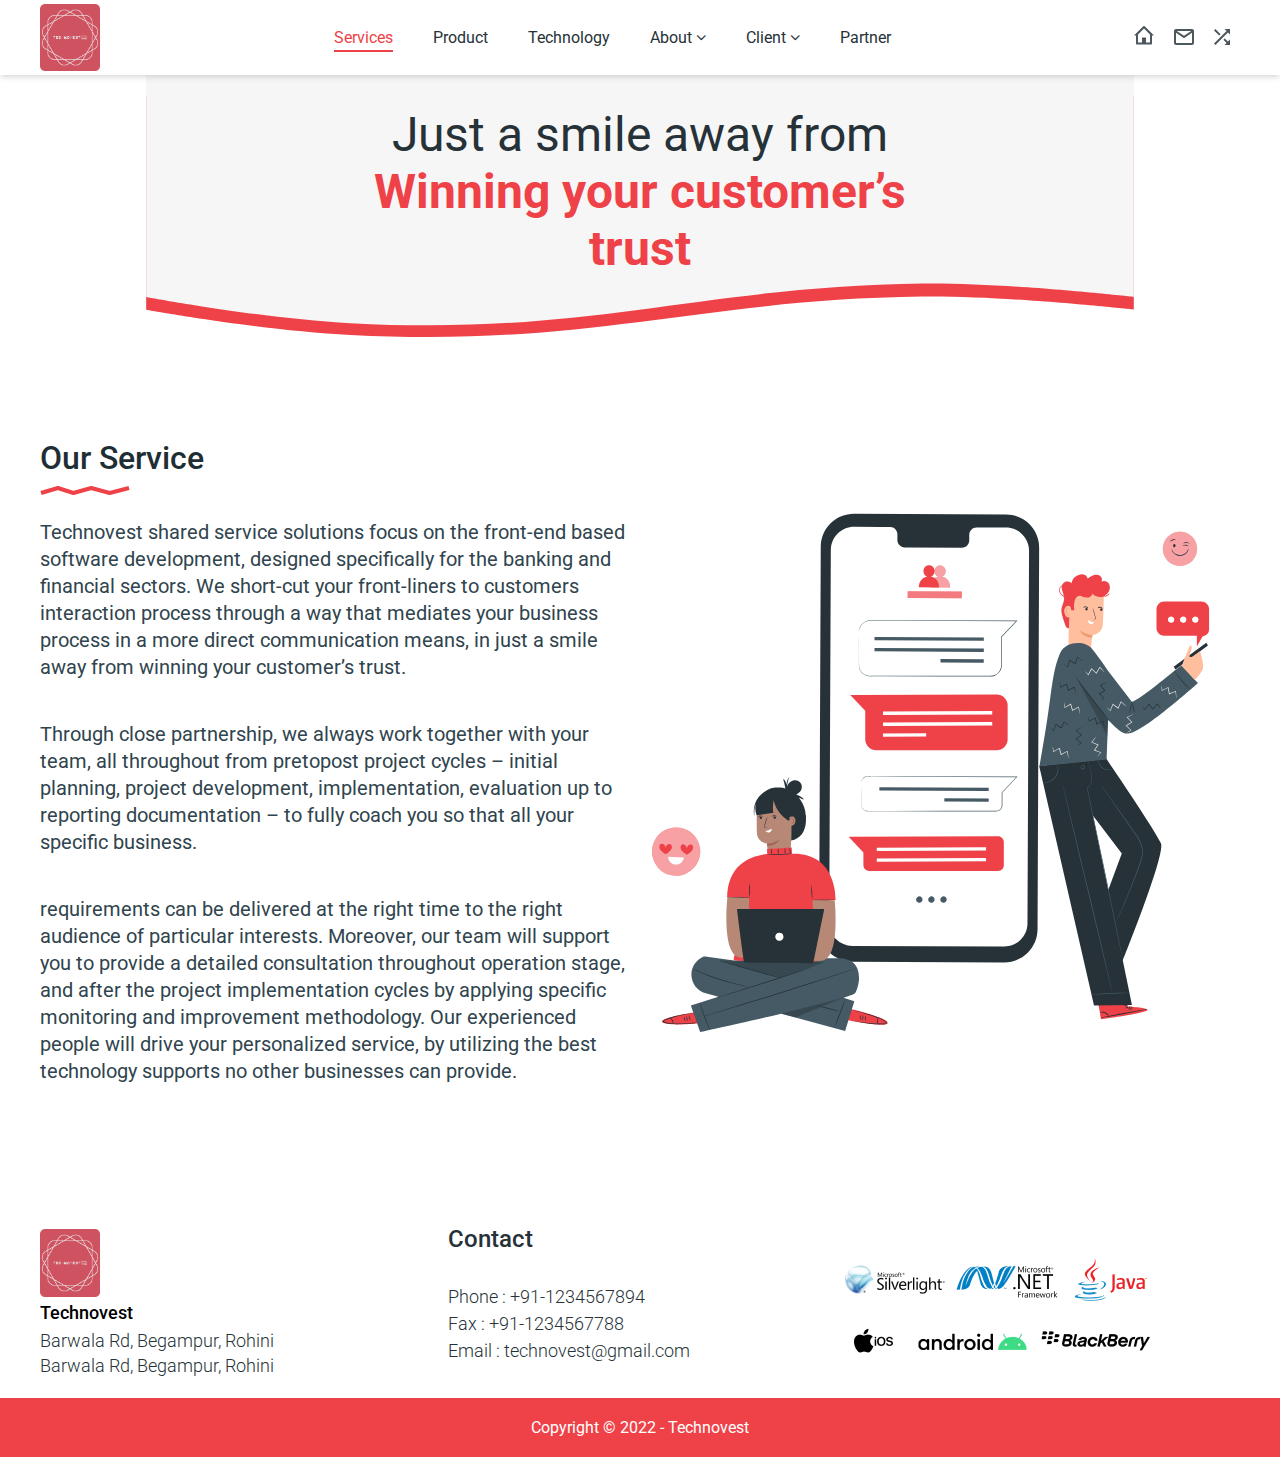
<file: service.html>
<!DOCTYPE html>
<html lang="en">

<head>
    <meta charset="UTF-8">
    <meta http-equiv="X-UA-Compatible" content="IE=edge">
    <meta name="viewport" content="width=device-width, initial-scale=1.0">
    <link rel="stylesheet" href="./css/grid.css">
    <link rel="stylesheet" href="./css/style.css">
    <link rel="stylesheet" href="./css/responsive.css">
    <link rel="stylesheet" href="https://cdnjs.cloudflare.com/ajax/libs/font-awesome/4.7.0/css/font-awesome.min.css">
    <script src="https://code.jquery.com/jquery-3.6.0.js" integrity="sha256-H+K7U5CnXl1h5ywQfKtSj8PCmoN9aaq30gDh27Xc0jk=" crossorigin="anonymous"></script>
    <title>Technovest</title>
</head>
<style>
    .service-headline {
        background-image: url('../image/service/line1.svg');
        background-size: contain;
        padding-top: 31px;
        display: flex;
        flex-direction: column;
        align-items: center;
        background-color: #fff;
    }
    
    .service-headline h1 {
        font-size: 48px;
        text-align: center;
        color: #263238;
        font-weight: 400;
    }
    
    .service-headline h2 {
        font-size: 48px;
        text-align: center;
        color: #263238;
        font-weight: 700;
        padding-bottom: 60px;
        color: #EE4248;
        width: 35rem;
    }
    
    .service-content {
        padding: 100px 0;
        background-color: #fff !important;
    }
    
    .service-content p {
        font-size: 20px;
        line-height: 27px;
        color: #30444E;
        padding: 20px 0;
        font-weight: 400;
    }
    
    .service-img {
        width: 100%;
        height: auto;
        text-align: center;
    }
    
    .service h4 {
        font-weight: 500;
        font-size: 32px;
        line-height: 43px;
        color: #1F2E35;
    }
    
    .service-content__reverse {
        display: flex;
        justify-content: center;
    }
    
    .padding-content {
        -webkit-animation-duration: 1s;
        animation-duration: 1s;
        -webkit-animation-fill-mode: both;
        animation-fill-mode: both;
        animation-name: fadeInLeft;
    }
    
    .service-img {
        -webkit-animation-duration: 1s;
        animation-duration: 1s;
        -webkit-animation-fill-mode: both;
        animation-fill-mode: both;
        animation-name: fadeInRight;
    }
    
    @-webkit-keyframes fadeInLeft {
        from {
            opacity: 0;
            -webkit-transform: translate3d(-45%, 0, 0);
            transform: translate3d(-45%, 0, 0);
        }
        to {
            opacity: 1;
            -webkit-transform: none;
            transform: none;
        }
    }
    
    @-webkit-keyframes fadeInRight {
        from {
            opacity: 0;
            -webkit-transform: translate3d(45%, 0, 0);
            transform: translate3d(45%, 0, 0);
        }
        to {
            opacity: 1;
            -webkit-transform: none;
            transform: none;
        }
    }
</style>

<body>
    <header>
        <div class="grid wide">
            <div class="header-wraper">
                <div class="logo">
                    <a href="index.html"><img class="resize" src="./image/logo-mod.png" alt="" srcset=""></a>
                </div>
                <nav id="navigation">
                    <ul>
                        <li class="nav-active"><a href="service.html">Services</a></li>
                        <li><a href="product.html">Product</a></li>
                        <li><a href="technology.html">Technology</a></li>
                        <li class="sub-menu "><a href="#">About <i class="fa fa-angle-down"></i></a>
                            <ul>
                                <li><a href="about-us.html">About 1</a></li>
                                <li><a href="about.html">About 2</a></li>
                            </ul>
                        </li>
                        <li class="sub-menu"><a href="#">Client <i class="fa fa-angle-down"></i></a>
                            <ul>
                                <li><a href="client.html">Client 1</a></li>
                                <li><a href="">Client 2</a></li>
                                <li><a href="">Client 3</a></li>
                            </ul>
                        </li>
                        <li><a href="parter.html">Partner</a></li>
                    </ul>
                </nav>
                <div class="hamburger-icon" onclick="myFunction(this)">
                    <div class="bar1"></div>
                    <div class="bar2"></div>
                    <div class="bar3"></div>
                    <div class="bar4"></div>
                </div>
                <div class="nav-icon">
                    <ul>
                        <li>
                            <a href="index.html">
                                <span class="icon icon-home "></span>
                            </a>
                        </li>
                        <li>
                            <a href="">
                                <span class="icon icon-mail"></span>
                            </a>
                        </li>
                        <li>
                            <a href="">
                                <span class="icon icon-shuffle"></span>
                            </a>
                        </li>
                    </ul>
                </div>
            </div>
        </div>
    </header>
    <main>
        <div class="service">
            <div class="service-headline">
                <h1>Just a smile away from </h1>
                <h2>Winning your customer’s trust</h2>
            </div>
            <div class="service-content">
                <div class="grid wide">
                    <div class="service-content__reverse row">
                        <div class="col l-6 c-12 m-12">
                            <div class="padding-content">
                                <div class="service-title">
                                    <h4>Our Service</h4>
                                    <img src="../image/service/line-text.svg">
                                </div>
                                <p><span>Technovest</span> shared service solutions focus on the front-end based software development, designed specifically for the banking and financial sectors. We short-cut your front-liners to customers interaction process
                                    through a way that mediates your business process in a more direct communication means, in just a smile away from winning your customer’s trust.</p>
                                <p>Through close partnership, we always work together with your team, all throughout from pretopost project cycles – initial planning, project development, implementation, evaluation up to reporting documentation – to fully
                                    coach you so that all your specific business.
                                </p>
                                <p>requirements can be delivered at the right time to the right audience of particular interests. Moreover, our team will support you to provide a detailed consultation throughout operation stage, and after the project implementation
                                    cycles by applying specific monitoring and improvement methodology. Our experienced people will drive your personalized service, by utilizing the best technology supports no other businesses can provide.
                                </p>
                            </div>
                        </div>
                        <div class=" col l-6 c-12 m-12">
                            <img src="../image/service/character.svg " alt=" " class="service-img ">
                        </div>
                    </div>
                </div>
            </div>
        </div>
    </main>
    <footer>
        <div class="footer ">
            <div class="grid wide ">
                <div class="footer-padding row ">
                    <div class="col l-4 c-12 m-6 ">
                        <div class="footer-address ">
                            <img class="resize" src="./image/logo-mod.png " alt=" " srcset=" ">
                            <h4>Technovest</h4>
                            <p>Barwala Rd, Begampur, Rohini</br>Barwala Rd, Begampur, Rohini</p>
                        </div>
                    </div>
                    <div class="col l-4 c-12 m-6 ">
                        <div class="footer-contact ">
                            <h3>Contact</h3>
                            <p>Phone : +91-1234567894</p>
                            <p>Fax : +91-1234567788</p>
                            <p>Email : technovest@gmail.com</p>
                        </div>
                    </div>
                    <div class="col l-3 c-10 m-12 ">
                        <div class="row footer-coop ">
                            <img src="./image/footer-logo-1.png ">
                            <img src="./image/footer-logo-2.png ">
                            <img src="./image/footer-logo-3.png ">
                            <img src="./image/footer-logo-4.png ">
                            <img src="./image/footer-logo-6.png ">
                            <img src="./image/footer-logo-5.png ">
                        </div>
                    </div>
                </div>
            </div>
            <div class="footer-copyright ">
                <p>Copyright © 2022 - Technovest</p>
            </div>
        </div>
    </footer>
</body>
<script src="./js/main.js "></script>

</html>
</file>
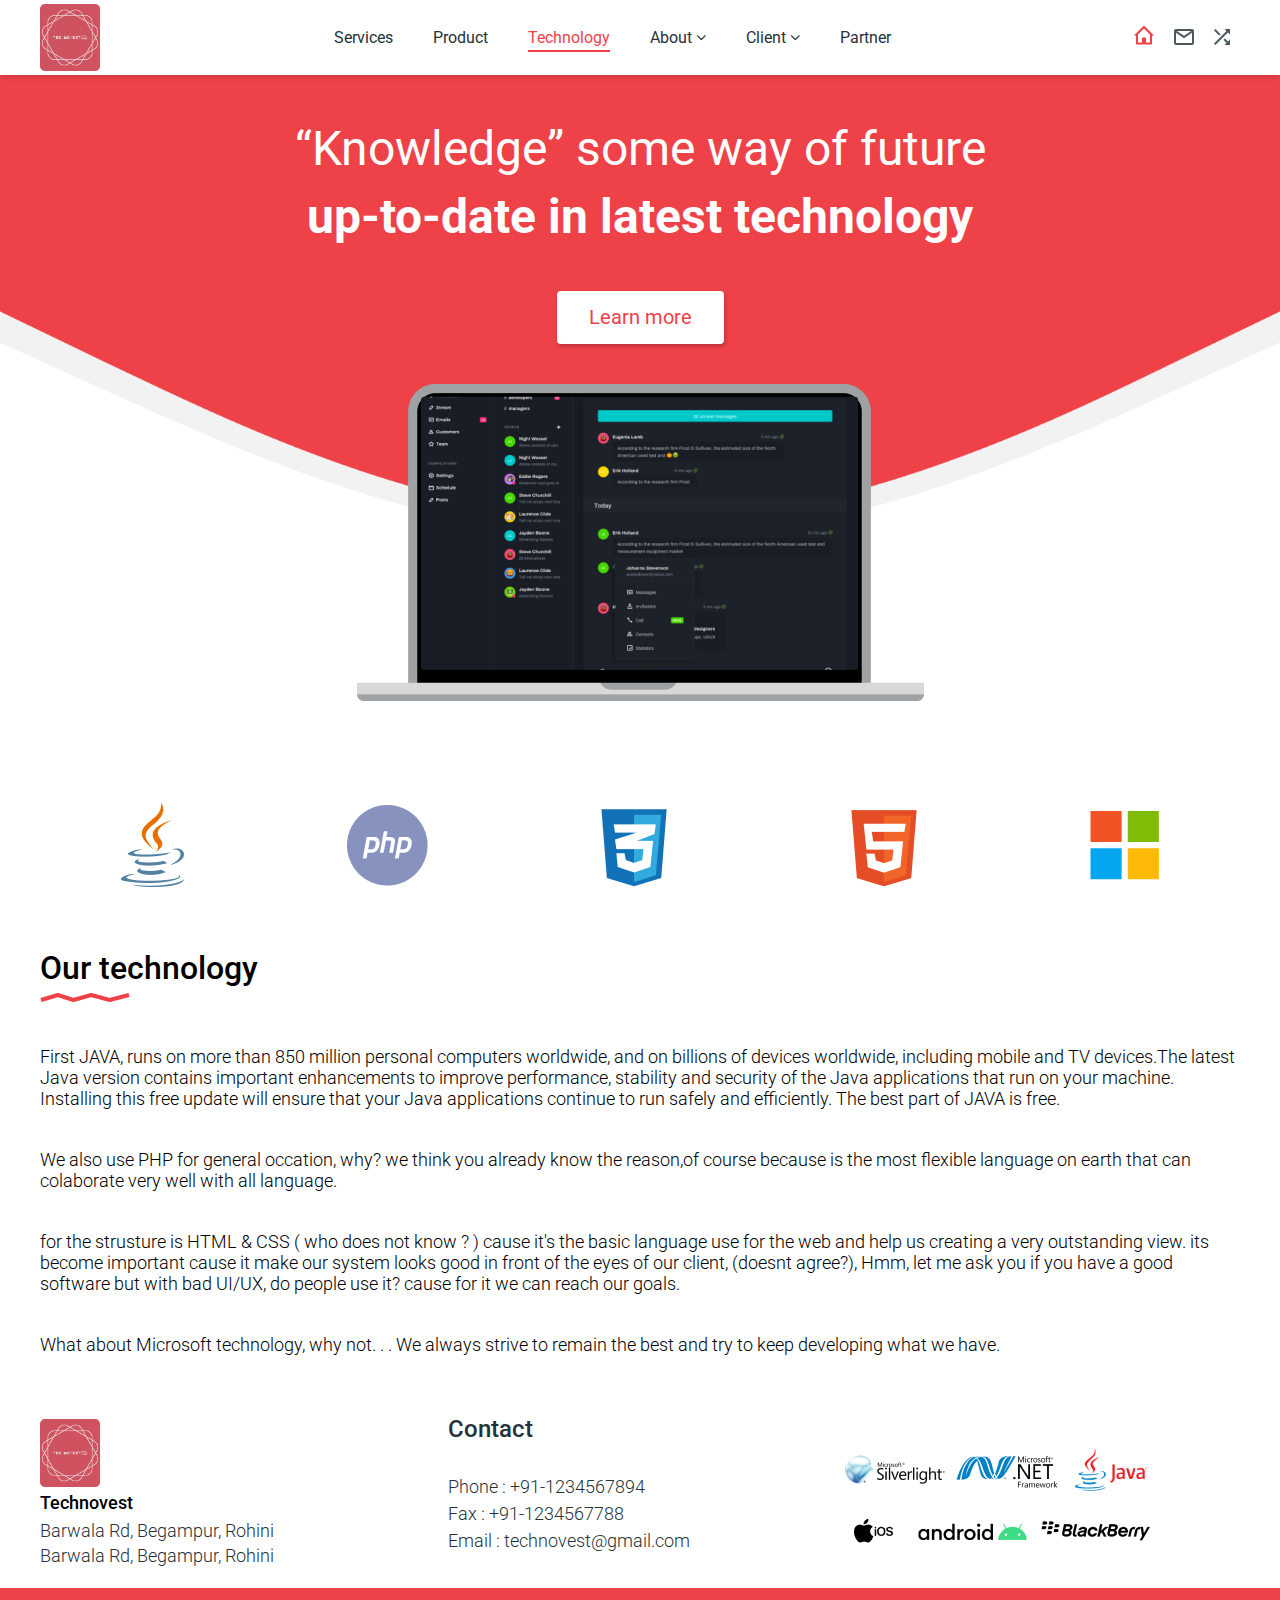
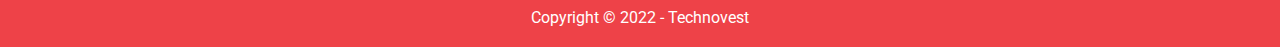
<file: technology.html>
<!DOCTYPE html>
<html lang="en">

<head>
    <meta charset="UTF-8">
    <meta http-equiv="X-UA-Compatible" content="IE=edge">
    <meta name="viewport" content="width=device-width, initial-scale=1.0">
    <link rel="stylesheet" href="./css/grid.css">
    <link rel="stylesheet" href="./css/style.css">
    <link rel="stylesheet" href="./css/responsive.css">
    <link rel="stylesheet" href="https://cdnjs.cloudflare.com/ajax/libs/font-awesome/4.7.0/css/font-awesome.min.css">
    <script src="https://code.jquery.com/jquery-3.6.0.js" integrity="sha256-H+K7U5CnXl1h5ywQfKtSj8PCmoN9aaq30gDh27Xc0jk=" crossorigin="anonymous"></script>
    <title>Technovest</title>
</head>
<style>
    .technology {
        background-color: #fff;
    }
    
    .technology-headline {
        background-image: url('../image/technology/background.png');
        background-size: 100% 70%;
        background-repeat: no-repeat;
        display: flex;
        flex-direction: column;
        align-items: center;
        padding: 40px 0;
        text-align: center;
    }
    
    .technology-headline h1 {
        font-size: 48px;
        line-height: 68px;
        color: #FFFFFF;
        padding-top: 10px 0;
        font-weight: 400;
    }
    
    .technology-headline h2 {
        font-size: 48px;
        line-height: 68px;
        color: #FFFFFF;
        font-weight: 700;
    }
    
    .technology-headline input {
        border: none;
        background: #FFFFFF;
        box-shadow: 1px 2px 4px rgba(0, 0, 0, 0.25);
        border-radius: 4px;
        padding: 12px 32px;
        color: #EE4248;
        font-size: 20px;
        line-height: 29px;
        margin: 40px 0;
        cursor: pointer;
    }
    
    .technology-headline img {
        width: 100%;
        max-width: 567px;
        height: auto;
    }
    
    .flex-logo {
        display: flex;
        align-items: center;
        justify-content: space-around;
        padding: 60px 0;
    }
    
    .technology-title h4 {
        font-size: 32px;
        font-weight: 500;
    }
    
    .technology-content {
        padding: 20px 0;
    }
    
    .technology-content p {
        padding: 20px 0;
        font-size: 18px;
        font-weight: 300;
    }
    
    .technology-headline h1,
    h2,
    input,
    .macbook {
        -webkit-animation-duration: 1s;
        animation-duration: 1s;
        -webkit-animation-fill-mode: both;
        animation-fill-mode: both;
        animation-name: fadeInDown;
    }
    
    @-webkit-keyframes fadeInDown {
        from {
            opacity: 0;
            -webkit-transform: translate3d(0, -85%, 0);
            transform: translate3d(0, -85%, 0);
        }
        to {
            opacity: 1;
            -webkit-transform: none;
            transform: none;
        }
    }
</style>

<body>
    <header>
        <div class="grid wide">
            <div class="header-wraper">
                <div class="logo">
                    <a href="index.html"><img class="resize" src="./image/logo-mod.png" alt="" srcset=""></a>
                </div>
                <nav id="navigation">
                    <ul>
                        <li><a href="service.html">Services</a></li>
                        <li><a href="product.html">Product</a></li>
                        <li class="nav-active"><a href="technology.html">Technology</a></li>
                        <li class="sub-menu "><a href="#">About <i class="fa fa-angle-down"></i></a>
                            <ul>
                                <li><a href="about-us.html">About 1</a></li>
                                <li><a href="about.html">About 2</a></li>
                            </ul>
                        </li>
                        <li class="sub-menu"><a href="#">Client <i class="fa fa-angle-down"></i></a>
                            <ul>
                                <li><a href="client.html">Client 1</a></li>
                                <li><a href="">Client 2</a></li>
                                <li><a href="">Client 3</a></li>
                            </ul>
                        </li>
                        <li><a href="parter.html">Partner</a></li>
                    </ul>
                </nav>
                <div class="hamburger-icon" onclick="myFunction(this)">
                    <div class="bar1"></div>
                    <div class="bar2"></div>
                    <div class="bar3"></div>
                    <div class="bar4"></div>
                </div>
                <div class="nav-icon">
                    <ul>
                        <li>
                            <a href="index.html">
                                <span class="icon icon-home active-icon "></span>
                            </a>
                        </li>
                        <li>
                            <a href=" ">
                                <span class="icon icon-mail "></span>
                            </a>
                        </li>
                        <li>
                            <a href=" ">
                                <span class="icon icon-shuffle "></span>
                            </a>
                        </li>
                    </ul>
                </div>
            </div>
        </div>
    </header>
    <main>
        <div class="technology">
            <div class="technology-headline">
                <h1>“Knowledge” some way of future</h1>
                <h2>up-to-date in latest technology</h2>
                <div class="technology-headline__button">
                    <input type="button" value="Learn more">
                </div>
                <img src="../image/technology/Macbook.png" alt="" class="macbook">
            </div>
            <div class="grid wide">
                <div class="technology-logo">
                    <div class="row">
                        <div class="col l-12 m-12 c-12">
                            <div class="flex-logo">
                                <img src="./image/technology/java.png" alt="">
                                <img src="./image/technology/php.png" alt="">
                                <img src="./image/technology/css.png" alt="">
                                <img src="./image/technology/html_5.png" alt="">
                                <img src="./image/technology/microsoft.png" alt="">
                            </div>
                        </div>
                    </div>
                </div>
                <div class="technology-main">
                    <div class="row">
                        <div class="col l-12 c-12 m-12">
                            <div class="technology-title">
                                <h4>Our technology</h4>
                                <img src="./image/technology/line-text.svg" alt="">
                            </div>
                            <div class="technology-content">
                                <p>First JAVA, runs on more than 850 million personal computers worldwide, and on billions of devices worldwide, including mobile and TV devices.The latest Java version contains important enhancements to improve performance,
                                    stability and security of the Java applications that run on your machine. Installing this free update will ensure that your Java applications continue to run safely and efficiently. The best part of JAVA is free.
                                </p>
                                <p>
                                    We also use PHP for general occation, why? we think you already know the reason,of course because is the most flexible language on earth that can colaborate very well with all language.
                                </p>
                                <p>for the strusture is HTML & CSS ( who does not know ? ) cause it's the basic language use for the web and help us creating a very outstanding view. its become important cause it make our system looks good in front of the
                                    eyes of our client, (doesnt agree?), Hmm, let me ask you if you have a good software but with bad UI/UX, do people use it? cause for it we can reach our goals.
                                </p>
                                <p>What about Microsoft technology, why not. . . We always strive to remain the best and try to keep developing what we have.</p>
                            </div>
                        </div>
                    </div>
                </div>
            </div>
        </div>
    </main>
    <footer>
        <div class="footer ">
            <div class="grid wide ">
                <div class="footer-padding row ">
                    <div class="col l-4 c-12 m-6 ">
                        <div class="footer-address ">
                            <img class="resize" src="./image/logo-mod.png " alt=" " srcset=" ">
                            <h4>Technovest</h4>
                            <p>Barwala Rd, Begampur, Rohini</br>Barwala Rd, Begampur, Rohini</p>
                        </div>
                    </div>
                    <div class="col l-4 c-12 m-6 ">
                        <div class="footer-contact ">
                            <h3>Contact</h3>
                            <p>Phone : +91-1234567894</p>
                            <p>Fax : +91-1234567788</p>
                            <p>Email : technovest@gmail.com</p>
                        </div>
                    </div>
                    <div class="col l-3 c-10 m-12 ">
                        <div class="row footer-coop">
                            <img src="./image/footer-logo-1.png ">
                            <img src="./image/footer-logo-2.png ">
                            <img src="./image/footer-logo-3.png ">
                            <img src="./image/footer-logo-4.png ">
                            <img src="./image/footer-logo-6.png ">
                            <img src="./image/footer-logo-5.png ">
                        </div>
                    </div>
                </div>
            </div>
            <div class="footer-copyright ">
                <p>Copyright © 2022 - Technovest</p>
            </div>
        </div>
    </footer>
</body>
<script src="./js/main.js "></script>

</html>
</file>
<file: css/grid.css>
.grid {
    width: 100%;
    display: block;
    padding: 0;
}

.grid.wide {
    max-width: 1200px;
    margin: 0 auto;
}

.row {
    display: flex;
    flex-wrap: wrap;
    /* margin-left: -4px;
    margin-right: -4px; */
    margin-left: 8px;
    margin-right: 8px;
}

.row.no-gutters {
    margin-left: 0;
    margin-right: 0;
}

.col {
    padding-left: 4px;
    padding-right: 4px;
}

.row.no-gutters .col {
    padding-left: 0;
    padding-right: 0;
}

.c-0 {
    display: none;
}

.c-1 {
    flex: 0 0 8.33333%;
    max-width: 8.33333%;
}

.c-2 {
    flex: 0 0 16.66667%;
    max-width: 16.66667%;
}

.c-3 {
    flex: 0 0 25%;
    max-width: 25%;
}

.c-4 {
    flex: 0 0 33.33333%;
    max-width: 33.33333%;
}

.c-5 {
    flex: 0 0 41.66667%;
    max-width: 41.66667%;
}

.c-6 {
    flex: 0 0 50%;
    max-width: 50%;
}

.c-7 {
    flex: 0 0 58.33333%;
    max-width: 58.33333%;
}

.c-8 {
    flex: 0 0 66.66667%;
    max-width: 66.66667%;
}

.c-9 {
    flex: 0 0 75%;
    max-width: 75%;
}

.c-10 {
    flex: 0 0 83.33333%;
    max-width: 83.33333%;
}

.c-11 {
    flex: 0 0 91.66667%;
    max-width: 91.66667%;
}

.c-12 {
    flex: 0 0 100%;
    max-width: 100%;
}

.c-o-1 {
    margin-left: 8.33333%;
}

.c-o-2 {
    margin-left: 16.66667%;
}

.c-o-3 {
    margin-left: 25%;
}

.c-o-4 {
    margin-left: 33.33333%;
}

.c-o-5 {
    margin-left: 41.66667%;
}

.c-o-6 {
    margin-left: 50%;
}

.c-o-7 {
    margin-left: 58.33333%;
}

.c-o-8 {
    margin-left: 66.66667%;
}

.c-o-9 {
    margin-left: 75%;
}

.c-o-10 {
    margin-left: 83.33333%;
}

.c-o-11 {
    margin-left: 91.66667%;
}


/* >= Tablet */

@media (min-width: 740px) {
    .row {
        margin-left: -8px;
        margin-right: -8px;
    }
    .col {
        padding-left: 8px;
        padding-right: 8px;
    }
    .m-0 {
        display: none;
    }
    .m-1,
    .m-2,
    .m-3,
    .m-4,
    .m-5,
    .m-6,
    .m-7,
    .m-8,
    .m-9,
    .m-10,
    .m-11,
    .m-12 {
        display: block;
    }
    .m-1 {
        flex: 0 0 8.33333%;
        max-width: 8.33333%;
    }
    .m-2 {
        flex: 0 0 16.66667%;
        max-width: 16.66667%;
    }
    .m-3 {
        flex: 0 0 25%;
        max-width: 25%;
    }
    .m-4 {
        flex: 0 0 33.33333%;
        max-width: 33.33333%;
    }
    .m-5 {
        flex: 0 0 41.66667%;
        max-width: 41.66667%;
    }
    .m-6 {
        flex: 0 0 50%;
        max-width: 50%;
    }
    .m-7 {
        flex: 0 0 58.33333%;
        max-width: 58.33333%;
    }
    .m-8 {
        flex: 0 0 66.66667%;
        max-width: 66.66667%;
    }
    .m-9 {
        flex: 0 0 75%;
        max-width: 75%;
    }
    .m-10 {
        flex: 0 0 83.33333%;
        max-width: 83.33333%;
    }
    .m-11 {
        flex: 0 0 91.66667%;
        max-width: 91.66667%;
    }
    .m-12 {
        flex: 0 0 100%;
        max-width: 100%;
    }
    .m-o-1 {
        margin-left: 8.33333%;
    }
    .m-o-2 {
        margin-left: 16.66667%;
    }
    .m-o-3 {
        margin-left: 25%;
    }
    .m-o-4 {
        margin-left: 33.33333%;
    }
    .m-o-5 {
        margin-left: 41.66667%;
    }
    .m-o-6 {
        margin-left: 50%;
    }
    .m-o-7 {
        margin-left: 58.33333%;
    }
    .m-o-8 {
        margin-left: 66.66667%;
    }
    .m-o-9 {
        margin-left: 75%;
    }
    .m-o-10 {
        margin-left: 83.33333%;
    }
    .m-o-11 {
        margin-left: 91.66667%;
    }
}


/* PC medium resolution > */

@media (min-width: 1113px) {
    .row {
        margin-left: -12px;
        margin-right: -12px;
    }
    .row.sm-gutter {
        margin-left: -5px;
        margin-right: -5px;
    }
    .col {
        padding-left: 12px;
        padding-right: 12px;
    }
    .row.sm-gutter .col {
        padding-left: 5px;
        padding-right: 5px;
    }
    .l-0 {
        display: none;
    }
    .l-1,
    .l-2,
    .l-2-4,
    .l-3,
    .l-4,
    .l-5,
    .l-6,
    .l-7,
    .l-8,
    .l-9,
    .l-10,
    .l-11,
    .l-12 {
        display: block;
    }
    .l-1 {
        flex: 0 0 8.33333%;
        max-width: 8.33333%;
    }
    .l-2 {
        flex: 0 0 16.66667%;
        max-width: 16.66667%;
    }
    .l-2-4 {
        flex: 0 0 20%;
        max-width: 20%;
    }
    .l-3 {
        flex: 0 0 25%;
        max-width: 25%;
    }
    .l-4 {
        flex: 0 0 33.33333%;
        max-width: 33.33333%;
    }
    .l-5 {
        flex: 0 0 41.66667%;
        max-width: 41.66667%;
    }
    .l-6 {
        flex: 0 0 50%;
        max-width: 50%;
    }
    .l-7 {
        flex: 0 0 58.33333%;
        max-width: 58.33333%;
    }
    .l-8 {
        flex: 0 0 66.66667%;
        max-width: 66.66667%;
    }
    .l-9 {
        flex: 0 0 75%;
        max-width: 75%;
    }
    .l-10 {
        flex: 0 0 83.33333%;
        max-width: 83.33333%;
    }
    .l-11 {
        flex: 0 0 91.66667%;
        max-width: 91.66667%;
    }
    .l-12 {
        flex: 0 0 100%;
        max-width: 100%;
    }
    .l-o-1 {
        margin-left: 8.33333%;
    }
    .l-o-2 {
        margin-left: 16.66667%;
    }
    .l-o-3 {
        margin-left: 25%;
    }
    .l-o-4 {
        margin-left: 33.33333%;
    }
    .l-o-5 {
        margin-left: 41.66667%;
    }
    .l-o-6 {
        margin-left: 50%;
    }
    .l-o-7 {
        margin-left: 58.33333%;
    }
    .l-o-8 {
        margin-left: 66.66667%;
    }
    .l-o-9 {
        margin-left: 75%;
    }
    .l-o-10 {
        margin-left: 83.33333%;
    }
    .l-o-11 {
        margin-left: 91.66667%;
    }
}


/* Tablet - PC low resolution */

@media (min-width: 740px) and (max-width: 1023px) {
    .wide {
        width: 644px;
    }
}


/* > PC low resolution */

@media (min-width: 1024px) and (max-width: 1239px) {
    .wide {
        width: 984px;
    }
    .wide .row {
        margin-left: -12px;
        margin-right: -12px;
    }
    .wide .row.sm-gutter {
        margin-left: -5px;
        margin-right: -5px;
    }
    .wide .col {
        padding-left: 12px;
        padding-right: 12px;
    }
    .wide .row.sm-gutter .col {
        padding-left: 5px;
        padding-right: 5px;
    }
    .wide .l-0 {
        display: none;
    }
    .wide .l-1,
    .wide .l-2,
    .wide .l-2-4,
    .wide .l-3,
    .wide .l-4,
    .wide .l-5,
    .wide .l-6,
    .wide .l-7,
    .wide .l-8,
    .wide .l-9,
    .wide .l-10,
    .wide .l-11,
    .wide .l-12 {
        display: block;
    }
    .wide .l-1 {
        flex: 0 0 8.33333%;
        max-width: 8.33333%;
    }
    .wide .l-2 {
        flex: 0 0 16.66667%;
        max-width: 16.66667%;
    }
    .wide .l-2-4 {
        flex: 0 0 20%;
        max-width: 20%;
    }
    .wide .l-3 {
        flex: 0 0 25%;
        max-width: 25%;
    }
    .wide .l-4 {
        flex: 0 0 33.33333%;
        max-width: 33.33333%;
    }
    .wide .l-5 {
        flex: 0 0 41.66667%;
        max-width: 41.66667%;
    }
    .wide .l-6 {
        flex: 0 0 50%;
        max-width: 50%;
    }
    .wide .l-7 {
        flex: 0 0 58.33333%;
        max-width: 58.33333%;
    }
    .wide .l-8 {
        flex: 0 0 66.66667%;
        max-width: 66.66667%;
    }
    .wide .l-9 {
        flex: 0 0 75%;
        max-width: 75%;
    }
    .wide .l-10 {
        flex: 0 0 83.33333%;
        max-width: 83.33333%;
    }
    .wide .l-11 {
        flex: 0 0 91.66667%;
        max-width: 91.66667%;
    }
    .wide .l-12 {
        flex: 0 0 100%;
        max-width: 100%;
    }
    .wide .l-o-1 {
        margin-left: 8.33333%;
    }
    .wide .l-o-2 {
        margin-left: 16.66667%;
    }
    .wide .l-o-3 {
        margin-left: 25%;
    }
    .wide .l-o-4 {
        margin-left: 33.33333%;
    }
    .wide .l-o-5 {
        margin-left: 41.66667%;
    }
    .wide .l-o-6 {
        margin-left: 50%;
    }
    .wide .l-o-7 {
        margin-left: 58.33333%;
    }
    .wide .l-o-8 {
        margin-left: 66.66667%;
    }
    .wide .l-o-9 {
        margin-left: 75%;
    }
    .wide .l-o-10 {
        margin-left: 83.33333%;
    }
    .wide .l-o-11 {
        margin-left: 91.66667%;
    }
}
</file>
<file: css/style.css>
@import url('https://fonts.googleapis.com/css2?family=Roboto:wght@100;300;400;500&display=swap');
:root {
    --color-text: #263238;
    --color-main: #EE4248;
    --color-background: #f7f7f7;
}

* {
    padding: 0;
    margin: 0;
    box-sizing: border-box;
    font-family: 'Roboto', sans-serif;
    text-decoration: none;
}

body {
    background-color: var(--color-background)
}

header {
    position: relative;
    width: 100%;
    background-color: #fff;
    box-shadow: 0 4px 6px -1px rgba(0, 0, 0, 0.1), 0 2px 4px -1px rgba(0, 0, 0, 0.06);
    transition: all 1s;
    -webkit-transition: position 10s;
    -moz-transition: position 10s;
    -ms-transition: position 10s;
    -o-transition: position 10s;
    z-index: 10;
}

.resize {
    width: 60px;
    padding-top: 4px;
}

.fixed {
    position: fixed;
    top: 0;
    left: 0;
    animation: smoothScroll 1s forwards;
}

@keyframes smoothScroll {
    0% {
        transform: translateY(-40px);
    }
    100% {
        transform: translateY(0px);
    }
}

.header-wraper {
    display: flex;
    justify-content: space-between;
    align-items: center;
    position: relative;
}

nav ul {
    display: flex;
}

nav ul li {
    list-style: none;
    padding: 20px
}

nav ul li ul {
    display: none;
    flex-direction: column;
    position: absolute;
    top: 60px;
    width: max-content;
    box-shadow: 0 7px 30px -10px rgba(150, 170, 180, 0.5);
    background-color: #fff;
}

nav>ul>li:hover>a {
    color: var(--color-main)
}

nav ul li a {
    position: relative;
}

nav>ul .nav-active>a {
    color: #EE4248;
}

nav ul .nav-active>a::after {
    position: absolute;
    bottom: -5px;
    left: 0;
    right: 0;
    content: '.';
    height: 2px;
    width: 100%;
    background: var(--color-main);
}

nav ul li a::after {
    position: absolute;
    bottom: -5px;
    left: 0;
    right: 0;
    content: '.';
    height: 2px;
    width: 0%;
    margin: auto;
    color: transparent;
    background: var(--color-main);
    transition: all .5s;
}

nav ul li li:hover a::after {
    width: 100%;
    height: 2px;
}

nav>ul>li:hover>a:after {
    width: 100%;
}

nav ul li:hover ul {
    display: block;
}

.fa-angle-down {
    transition: 1s;
}

nav ul li:hover .fa-angle-down {
    -webkit-transform: rotateZ(180deg);
    -moz-transform: rotateZ(180deg);
    transform: rotateZ(180deg);
    transition: 1s;
}

nav ul li a {
    color: var(--color-text);
}

.icon-mobile {
    display: none;
}

.nav-icon ul {
    display: flex;
    list-style: none;
}

.nav-icon ul li {
    padding: 20px 10px;
    display: flex;
    align-items: flex-end;
    cursor: pointer;
}

.icon {
    display: inline-block;
}

.icon-home {
    width: 20px;
    height: 19px;
    background-image: url('../image/nav-home.svg');
}

.active-icon {
    width: 20px;
    height: 19px;
    background-image: url('../image/nav-home-hover.svg');
}

.nav-icon ul li:hover .icon-home {
    background-image: url('../image/nav-home-hover.svg');
}

.icon-mail {
    width: 20px;
    height: 16px;
    background-image: url('../image/nav-mail.svg');
}

.nav-icon ul li:hover .icon-mail {
    background-image: url('../image/nav-mail-hover.svg');
}

.icon-shuffle {
    width: 16px;
    height: 16px;
    background-image: url('../image/nav-shuffle.svg');
}

.nav-icon ul li:hover .icon-shuffle {
    background-image: url('../image/nav-shuffle-hover.svg');
}

.hamburger-icon {
    display: none;
}


/* End Navigation */


/* Footer  */

.footer {
    background-color: #fff;
}

.footer-padding {
    padding: 20px 0;
}

.footer-address {
    display: flex;
    flex-direction: column;
    align-items: flex-start;
}

.footer-address p {
    font-size: 18px;
    line-height: 25px;
    font-weight: 300;
    color: var(--color-text);
}

.footer-address h4 {
    font-size: 18px;
    line-height: 21px;
    font-weight: 500;
    padding: 5px 0;
}

.footer-contact h3 {
    font-weight: 500;
    font-size: 24px;
    line-height: 28px;
    color: var(--color-text);
    padding-bottom: 30px;
}

.footer-contact p {
    font-weight: 300;
    font-size: 18px;
    line-height: 27px;
    color: var(--color-text);
}

.footer-coop {
    padding-top: 20px;
    display: flex;
    align-items: center;
    justify-content: space-between;
}

.footer-coop img {
    padding: 10px 0;
}

.footer-copyright {
    background-color: var(--color-main);
    color: #fff;
    text-align: center;
    padding: 20px 0;
}


/* End Footer  */
</file>
<file: css/videomodal.css>
.video-modal,
.video-modal .overlay {
    position: absolute;
    top: 0;
    right: 0;
    bottom: 0;
    left: 0;
    z-index: 3000;
}

.video-modal {
    overflow: hidden;
    position: fixed;
    opacity: 0.0;
    -webkit-transform: translate(500%, 0%);
    transform: translate(500%, 0%);
    -webkit-transition: -webkit-transform 0s linear 0s;
    transition: transform 0s linear 0s;
    /* using flexbox for vertical centering */
    /* Flexbox display */
    display: -webkit-box;
    display: -webkit-flex;
    display: flex;
    /* Vertical alignment */
    -webkit-box-align: center;
    -moz-box-align: center;
    -ms-flex-align: center;
    -webkit-align-items: center;
    align-items: center;
    -webkit-transform-style: preserve-3d;
    -moz-transform-style: preserve-3d;
    transform-style: preserve-3d;
}

.video-modal .overlay {
    z-index: 0;
    background: rgba(35, 35, 35, 0.9);
    /* overlay color */
    opacity: 0.0;
    -webkit-transition: opacity 0.2s ease-out 0.05s;
    transition: opacity 0.2s ease-out 0.05s;
}

.video-modal-content {
    position: relative;
    top: auto;
    right: auto;
    bottom: auto;
    left: auto;
    z-index: 1;
    margin: 0 auto;
    overflow-y: visible;
    background: #000;
    width: calc(100% - 12em);
    height: 0;
    padding-top: calc((100% - 12em) * 0.5625);
}


/* Scaling to fit within the current Viewport size:
   When viewport aspect ratio is greater than 16:9
   work off the height instead of the width for calc */

@media (min-aspect-ratio: 16/9) {
    .video-modal-content {
        width: 0;
        height: calc(100vh - 10em);
        padding-top: 0;
        padding-left: calc((100vh - 10em) * 1.7778);
        /* 16:9 calc */
    }
}


/* Mobile Layout Tweaks - side margins reduced */

@media (max-width: 640px) {
    .video-modal-content {
        width: calc(100% - 1em);
        padding-top: calc((100% - 1em) * 0.5625);
        /* 16:9 calc */
    }
}


/* modal close button */

.close-video-modal {
    display: block;
    position: absolute;
    top: -40px;
    text-decoration: none;
    font-size: 20px;
    font-weight: bold;
    color: #fff;
}


/* set the iframe element to stretch to fit its parent element */

iframe#youtube {
    position: absolute;
    top: 0;
    right: 0;
    bottom: 0;
    left: 0;
    z-index: 1;
    background: #000;
    box-shadow: 0px 2px 16px rgba(0, 0, 0, 0.5);
}


/* show the modal: 
   add class to the body to reveal */

.show-video-modal .video-modal {
    opacity: 1.0;
    transform: translate(0%, 0%);
    -webkit-transform: translate(0%, 0%);
}

.show-video-modal .video-modal .overlay {
    opacity: 1.0;
}

.show-video-modal .video-modal-content {
    transform: translate(0%, 0%);
    -webkit-transform: translate(0%, 0%);
}
</file>
<file: css/responsive.css>
@import url('https://fonts.googleapis.com/css2?family=Roboto:wght@100;300;400;500&display=swap');
:root {
    --color-text: #263238;
    --color-main: #EE4248;
    --color-background: #f7f7f7;
}

@media (max-width:767px) {
    /* Navigation */
    .header {
        position: relative;
    }
    .logo {
        margin-left: 20px;
    }
    .hamburger-icon {
        margin-right: 20px;
    }
    nav {
        position: absolute;
        top: 60px;
        left: -1000px;
        background-color: #fff;
        height: 100vh;
        width: 70vw;
        display: block;
        transition: 1s;
    }
    .active {
        left: 0;
        transition: 1s;
    }
    nav ul {
        display: flex;
        flex-direction: column;
    }
    nav ul li {
        padding: 20px;
    }
    nav ul li a {
        color: var(--color-text);
        width: 100%;
        display: flex;
        align-items: center;
        justify-content: space-between;
    }
    nav ul li ul {
        position: static;
        display: none;
        margin-top: 20px;
        background-color: #f5f5f5;
        border-radius: 8px;
        width: 100%;
        box-shadow: none;
    }
    nav>ul>li.sub-menu:hover {
        padding-bottom: 0 !important;
    }
    .icon-mobile {
        display: block;
        cursor: pointer;
        margin-right: 20px;
        padding: 20px 0;
    }
    .nav-icon {
        display: none;
    }
    nav ul li li:hover a::after {
        width: 0%;
    }
    .hamburger-icon {
        display: inline-block;
        cursor: pointer;
        transform: rotate(180deg);
    }
    .bar1,
    .bar3 {
        width: 25px;
        height: 2px;
        background-color: var(--color-text);
        margin: 4px 0;
        transition: 0.4s;
        border-radius: 4px;
    }
    .bar2,
    .bar4 {
        width: 35px;
        height: 2px;
        background-color: var(--color-text);
        margin: 5px 0;
        transition: 0.5s;
        border-radius: 4px;
    }
    .change .bar2 {
        -webkit-transform: rotate(-45deg) translate(-3px, 5px);
        transform: rotate(-45deg) translate(-3px, 5px);
    }
    .change .bar1 {
        opacity: 0;
    }
    .change .bar3 {
        opacity: 0;
    }
    .change .bar4 {
        -webkit-transform: rotate(45deg) translate(-5px, -7px);
        transform: rotate(45deg) translate(-5px, -7px);
    }
    /* End Navigation */
    /* Footer */
    .footer-contact {
        padding-top: 20px;
    }
    .footer-address p {
        line-height: 30px;
    }
    .footer-contact h3 {
        padding-bottom: 10px;
    }
    /* End Footer */
    /* Index */
    .banner {
        text-align: center;
        padding: 40px 0;
    }
    .banner-content h1 {
        font-size: 28px;
        padding-top: 15px;
    }
    .banner-content span {
        padding-top: 10px;
        font-size: 28px !important;
    }
    .banner-content p {
        font-size: 24px;
        padding: 10px 0;
    }
    .banner-reverse {
        display: flex;
        flex-direction: column-reverse;
        flex-wrap: nowrap;
    }
    .banner-content h1 {
        font-size: 28px !important;
        line-height: 45px;
    }
    .banner-content p {
        font-size: 20px !important;
    }
    .banner-content input {
        margin: 20px 0;
    }
    .introduce {
        background-color: var(--color-background);
    }
    .introduce-image img {
        width: 100%;
    }
    .introduce-content h1 {
        text-align: center;
        padding-top: 20px;
    }
    .product {
        padding: 40px 0 !important;
    }
    .product-card {
        text-align: center;
        padding: 15px 0;
    }
    /* End Index */
    /* Service */
    .service-headline {
        background-image: url('../image/service/line1-responsive.png') !important;
        background-size: 100% 100% !important;
        padding: 50px 0 !important;
    }
    .service-headline h1 {
        font-size: 36px !important;
    }
    .service-headline h2 {
        font-size: 36px !important;
        padding-bottom: 20px !important;
        width: 20rem !important;
    }
    .service-content__reverse {
        display: flex;
        flex-direction: column-reverse;
    }
    .service-content {
        padding: 0 !important;
    }
    .service-img {
        padding: 20px 0 !important;
    }
    /* End Service */
    /* Technology */
    .technology-headline {
        background-image: url('../image/technology/background-responsive.png') !important;
        background-size: 100% 80% !important;
        padding: 20px 0 !important;
    }
    .technology .technology-headline img {
        max-width: 272px !important;
    }
    .technology-headline h1 {
        font-size: 32px !important;
    }
    .technology-headline h2 {
        font-size: 40px !important;
    }
    .content h1 {
        font-size: 18px !important;
    }
    .technology-headline img {
        max-width: 270px;
    }
    .technology-logo img {
        max-width: 35px;
        height: auto;
    }
    .flex-logo {
        display: flex;
        align-items: center;
        justify-content: space-evenly;
        padding: 10px 0;
    }
    .technology-headline__button {
        display: none;
    }
    /* End Technology */
    /* Partner */
    .partner::before {
        display: none;
    }
    .partner::after {
        content: url('../image/parter/bg-right-rp.png') !important;
        position: absolute;
        right: 0;
    }
    .partner-header {
        margin: 40px 0 !important;
    }
    .partner-header h1 {
        font-size: 36px !important;
        line-height: 51px;
    }
    .partner-card {
        margin: 20px;
        padding: 50px 30px !important;
    }
    .partner-card__image img {
        max-width: 245px;
    }
    /* End Partner */
    /* About */
    .about-card {
        margin: 20px 0 !important;
    }
    .manager {
        padding: 50px !important;
    }
    .mobile-specialist {
        padding: 50px !important;
    }
    .consultant {
        padding: 50px !important
    }
    .java-specialist {
        padding: 50px !important
    }
    /* End About */
    /* Product */
    .product-padding {
        display: flex;
        flex-direction: column-reverse;
    }
    .product-img {
        padding: 20px 0 !important;
    }
    /* End Product */
    /* Client */
    .client-banner {
        border-bottom: solid 10px #EE4248;
    }
    .client-banner__headline h1 {
        font-size: 32px !important;
        line-height: 45px !important;
    }
    .client-banner__headline h2 {
        font-size: 32px !important;
        line-height: 45px !important;
    }
    .client-center {
        justify-content: center;
    }
    .client-box__image img {
        max-width: 332px !important;
        padding: 20px 0;
    }
    .testimonial-item {
        display: flex;
        justify-content: center;
    }
    .testimonial-content img {
        max-width: 33px !important;
        filter: none !important;
        padding: 20px 0;
    }
    .testimonial-avatar {
        max-width: 285px !important;
    }
    .testimonial-content {
        max-width: 285px !important;
    }
    .testimonial-content p {
        font-size: 18px !important;
    }
    .testimonial-content h6 {
        padding-top: 20px;
        font-size: 14px !important;
    }
    .swiper-button-next {
        top: 100px !important;
        right: 0 !important;
        color: #EE4248 !important;
        outline: none;
    }
    .swiper-button-prev {
        top: 100px !important;
        left: 0 !important;
        color: #EE4248 !important;
        outline: none;
    }
    /* End Client */
    /* About-us */
    .about-us___banner {
        padding: 30px 0 !important;
        text-align: center;
    }
    .banner-content h2 {
        font-weight: 500;
        font-size: 32px !important
    }
    .banner-content h1 {
        font-size: 32px !important
    }
    /* .banner-image img {
        width: 235px !important;
        height: 103px !important;
    } */
    .about-us-content p {
        font-size: 18px !important;
    }
    .about-us__video {
        display: none !important;
    }
    .video-responsive {
        padding-top: 30px !important;
        display: flex !important;
        flex-direction: column;
        align-items: center;
        justify-content: center;
        position: relative;
    }
    .video-responsive a {
        position: absolute;
    }
    .future-content {
        padding: 0 !important;
    }
    /* End About-us */
}

@media screen and (min-width:768px) and (max-width:1023px) {
    /* Navigation */
    .header {
        position: relative;
    }
    .logo {
        margin-left: 20px;
    }
    .hamburger-icon {
        margin-right: 20px;
    }
    nav {
        position: absolute;
        top: 60px;
        left: -1000px;
        background-color: #fff;
        height: 100vh;
        width: 70vw;
        display: block;
        transition: 1s;
    }
    .active {
        left: 0;
        transition: 1s;
    }
    nav ul {
        display: flex;
        flex-direction: column;
    }
    nav ul li {
        padding: 20px;
    }
    nav ul li a {
        color: var(--color-text);
        width: 100%;
        display: flex;
        align-items: center;
        justify-content: space-between;
    }
    nav ul li ul {
        position: static;
        display: none;
        margin-top: 20px;
        background-color: #f5f5f5;
        border-radius: 8px;
        width: 100%;
        box-shadow: none;
    }
    nav>ul>li.sub-menu:hover {
        padding-bottom: 0 !important;
    }
    .icon-mobile {
        display: block;
        cursor: pointer;
        margin-right: 20px;
        padding: 20px 0;
    }
    .nav-icon {
        display: none;
    }
    nav ul li li:hover a::after {
        width: 0%;
    }
    .hamburger-icon {
        display: inline-block;
        cursor: pointer;
        transform: rotate(180deg);
    }
    .bar1,
    .bar3 {
        width: 25px;
        height: 2px;
        background-color: var(--color-text);
        margin: 4px 0;
        transition: 0.4s;
        border-radius: 4px;
    }
    .bar2,
    .bar4 {
        width: 35px;
        height: 2px;
        background-color: var(--color-text);
        margin: 5px 0;
        transition: 0.5s;
        border-radius: 4px;
    }
    .change .bar2 {
        -webkit-transform: rotate(-45deg) translate(-3px, 5px);
        transform: rotate(-45deg) translate(-3px, 5px);
    }
    .change .bar1 {
        opacity: 0;
    }
    .change .bar3 {
        opacity: 0;
    }
    .change .bar4 {
        -webkit-transform: rotate(45deg) translate(-5px, -7px);
        transform: rotate(45deg) translate(-5px, -7px);
    }
    /* End Navigation */
    /* Index */
    .banner {
        text-align: center;
        padding: 40px 0;
    }
    .banner-content h1 {
        font-size: 28px;
        padding-top: 15px;
    }
    .banner-content span {
        font-size: 28px;
    }
    .banner-content p {
        font-size: 24px;
        padding: 10px 0;
    }
    .banner-reverse {
        display: flex;
        flex-direction: column-reverse;
        flex-wrap: nowrap;
    }
    .banner-content h1 {
        font-size: 28px !important;
        line-height: 45px;
    }
    .banner-content p {
        font-size: 20px !important;
    }
    .banner-content input {
        margin: 20px 0;
    }
    .introduce {
        background-color: #f6f6f6;
    }
    .introduce-content h1 {
        text-align: center;
        padding-top: 20px;
    }
    .product {
        padding: 40px 0 !important;
    }
    .product-card {
        text-align: center;
        padding: 15px 0;
    }
    .introduce-image {
        text-align: center;
    }
    /* End Index */
    /* Service */
    .service-headline {
        background-image: url('../image/service/line1-responsive.png') !important;
        background-size: 100% 100% !important;
        padding: 50px 0 !important;
    }
    .service-headline h1 {
        font-size: 36px !important;
    }
    .service-headline h2 {
        font-size: 36px !important;
        padding-bottom: 20px !important;
        width: 20rem !important;
    }
    .service-content__reverse {
        display: flex;
        flex-direction: column-reverse;
        align-items: center
    }
    .service-content {
        padding: 0 !important;
    }
    .padding-content {
        padding: 20px 0 !important;
    }
    /* End Service */
    /* Technology */
    .technology-headline {
        background-image: url('../image/technology/background-responsive.png') !important;
        background-size: 100% 80% !important;
        padding: 20px 0 !important;
    }
    .technology .technology-headline img {
        max-width: 272px !important;
    }
    .technology .technology-headline h1 {
        font-size: 32px !important
    }
    .technology .technology-headline h2 {
        font-size: 32px !important
    }
    .technology-headline__button {
        visibility: hidden;
        height: 0;
        width: 0;
    }
    .technology-headline img {
        max-width: 270px;
    }
    .technology-logo img {
        max-width: 35px;
        height: auto;
    }
    .flex-logo {
        display: flex;
        align-items: center;
        justify-content: space-evenly;
        padding: 10px 0;
    }
    /* End Technology */
    /* Partner */
    .partner::before {
        display: none;
    }
    .partner::after {
        content: url('./image/partner-background-bottom-rp.png') !important;
        position: absolute;
        right: 0;
    }
    .partner-header {
        margin: 40px 0 !important;
    }
    .partner-header h1 {
        font-size: 36px !important;
        line-height: 51px;
    }
    .partner-card {
        margin: 20px;
        padding: 50px 30px !important;
    }
    .partner-card__image img {
        max-width: 245px;
    }
    /* End Partner */
    /* About */
    .about-card {
        margin: 10px 0 !important;
    }
    /* End About */
    /* Product */
    .product-padding {
        display: flex;
        flex-direction: column-reverse;
    }
    .product-img {
        padding: 20px 0 !important;
    }
    /* End Product */
    /* Client */
    .testimonial-item {
        display: flex;
        justify-content: center;
    }
    .client-center {
        justify-content: center !important;
    }
    .client-box__image img {
        padding: 20px 0;
    }
    .testimonial-content img {
        filter: none !important;
        padding: 20px 0;
    }
    .swiper-button-next {
        top: 100px !important;
        right: 0 !important;
        color: #EE4248 !important;
        outline: none;
    }
    .swiper-button-prev {
        top: 100px !important;
        left: 0 !important;
        color: #EE4248 !important;
        outline: none;
    }
    /* End Client */
}

@media screen and (min-width:1024px) {
    /* Index */
    .banner-reverse {
        align-items: center;
    }
    /* End Index */
    .service-headline {
        background-repeat: round !important;
    }
    /* Client */
    .client-banner__headline {
        display: flex !important;
    }
    .client-box__image {
        display: flex !important;
    }
    .client-center {
        justify-content: center;
    }
    .testimonial-item {
        display: flex;
        justify-content: center;
    }
    .testimonial-avatar {
        width: 100%;
    }
    .testimonial-content img {
        max-width: 33px !important;
        filter: none !important;
    }
    .testimonial-content img {
        padding: 20px 0;
    }
    .testimonial-content p {
        font-size: 18px !important;
    }
    .testimonial-content h6 {
        padding-top: 20px;
        font-size: 14px !important;
    }
    .swiper-button-next {
        color: #EE4248 !important;
        outline: none;
    }
    .swiper-button-prev {
        color: #EE4248 !important;
        outline: none;
    }
    /* End Client */
}
</file>
